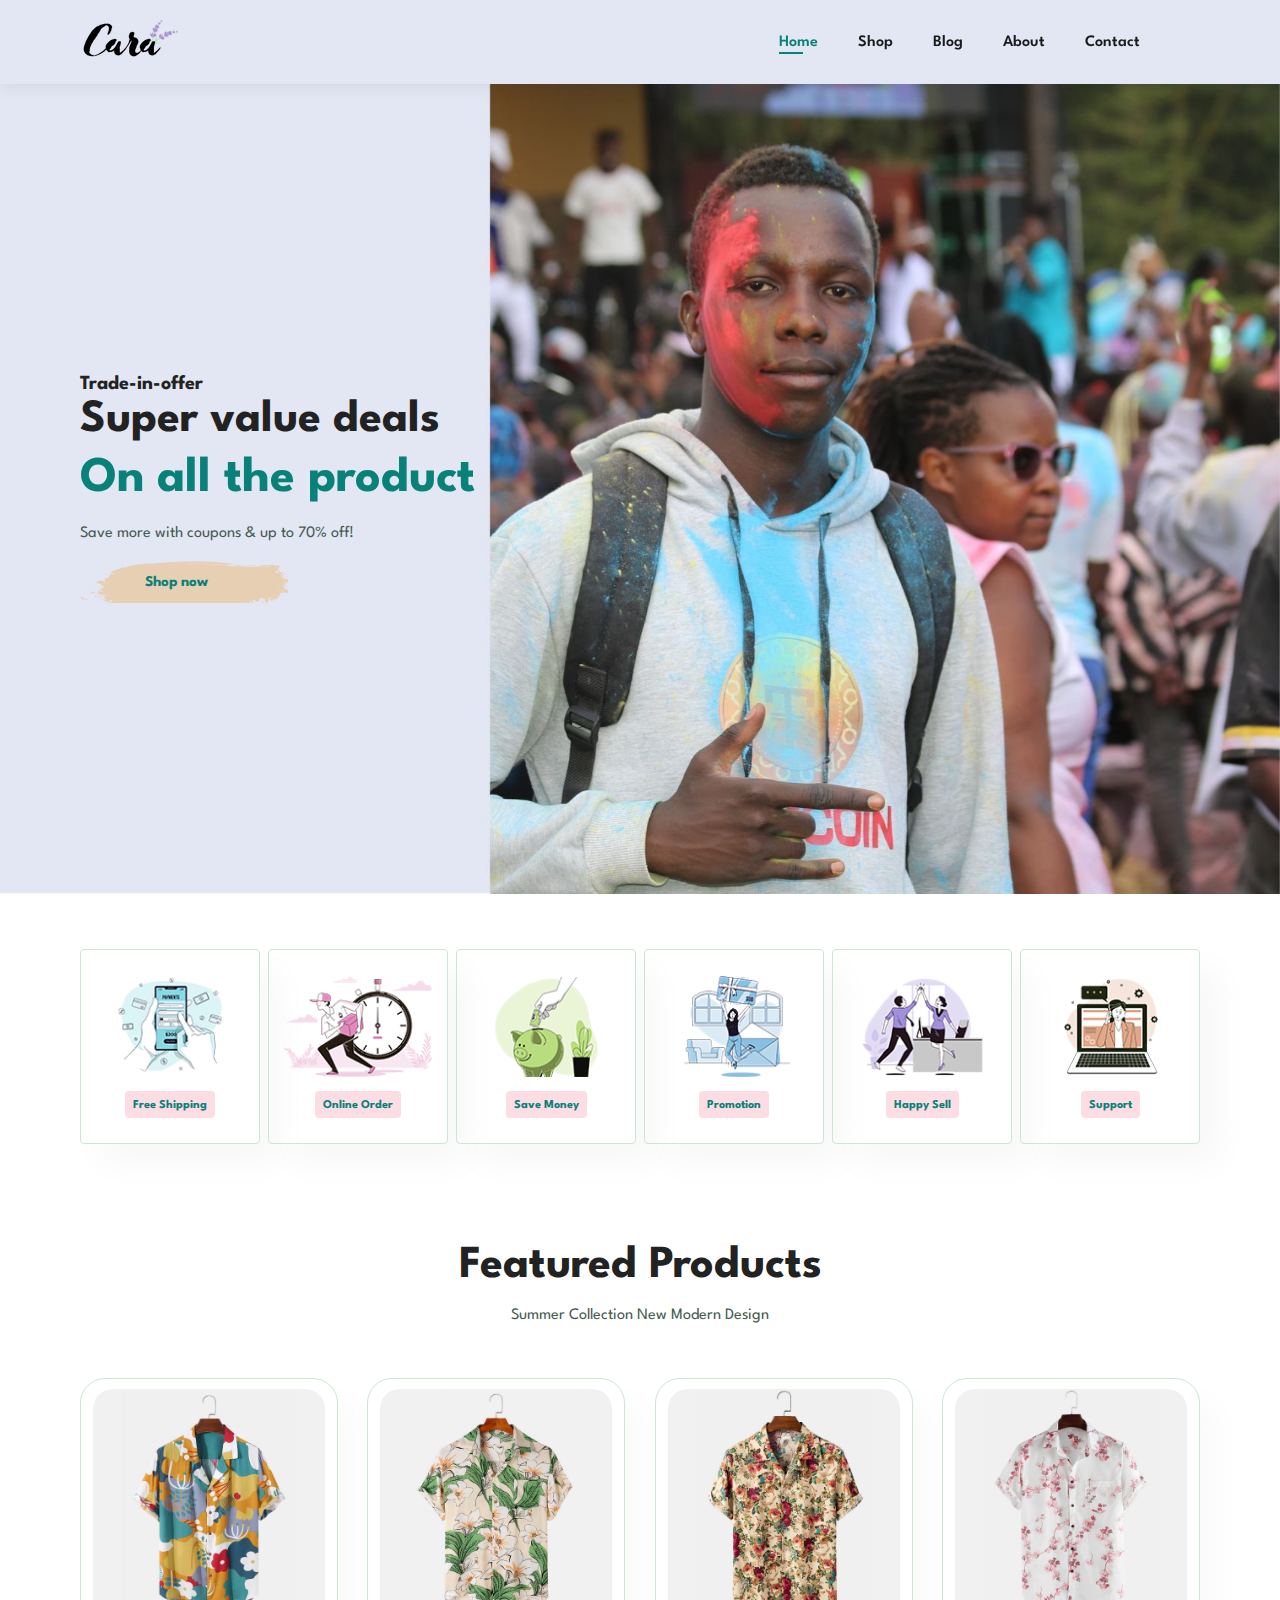
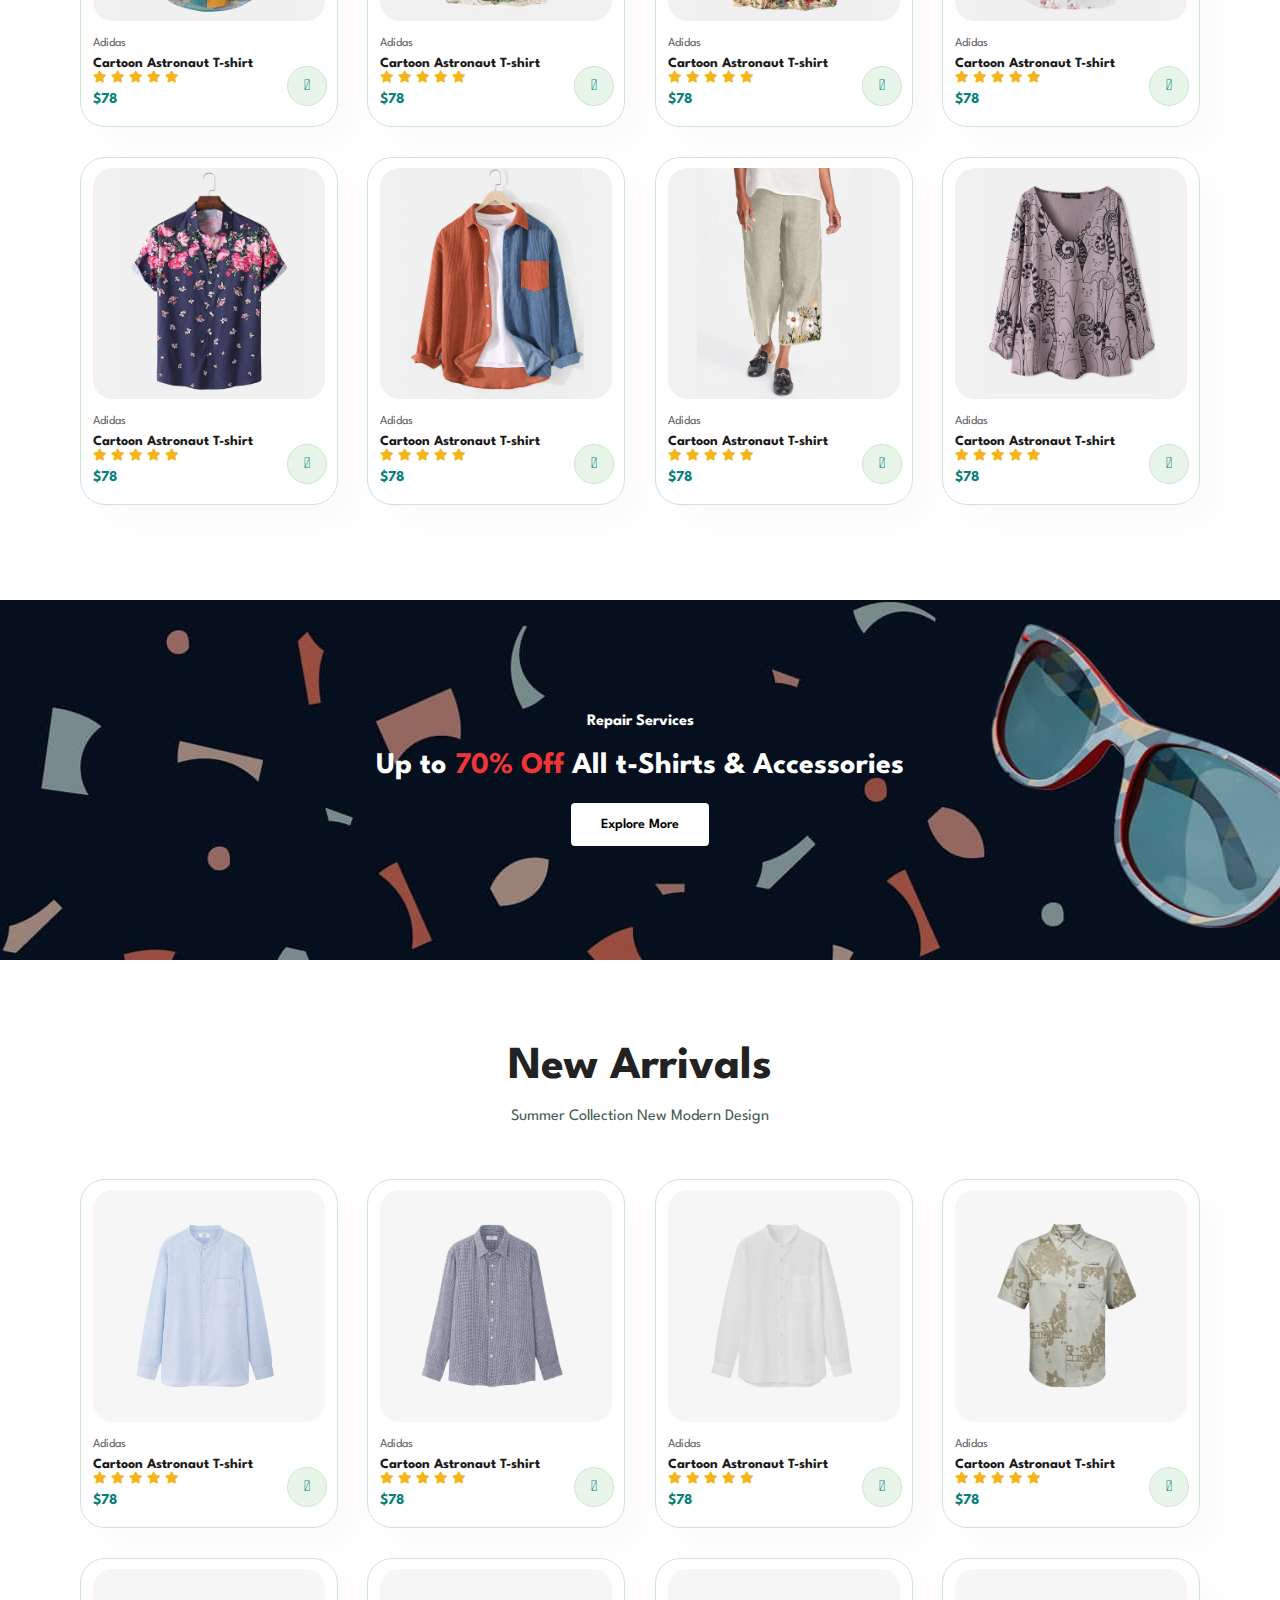
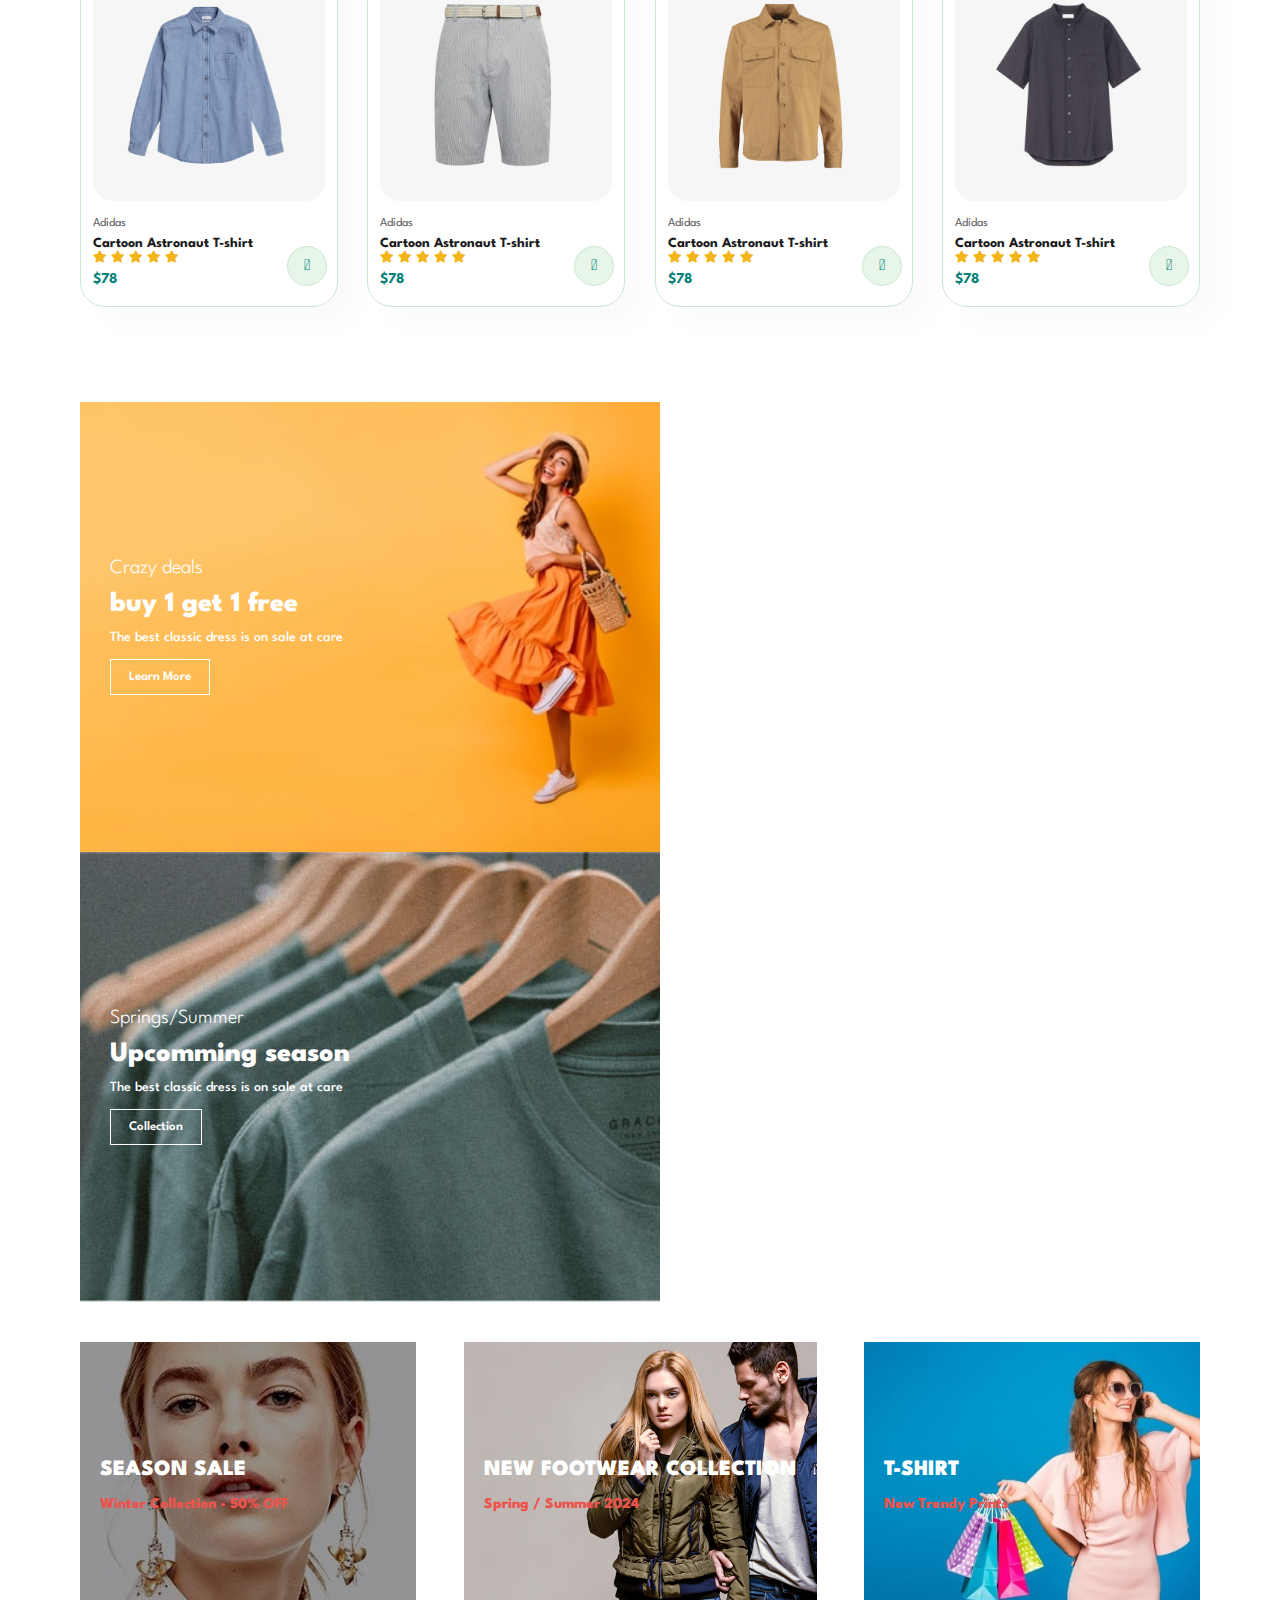
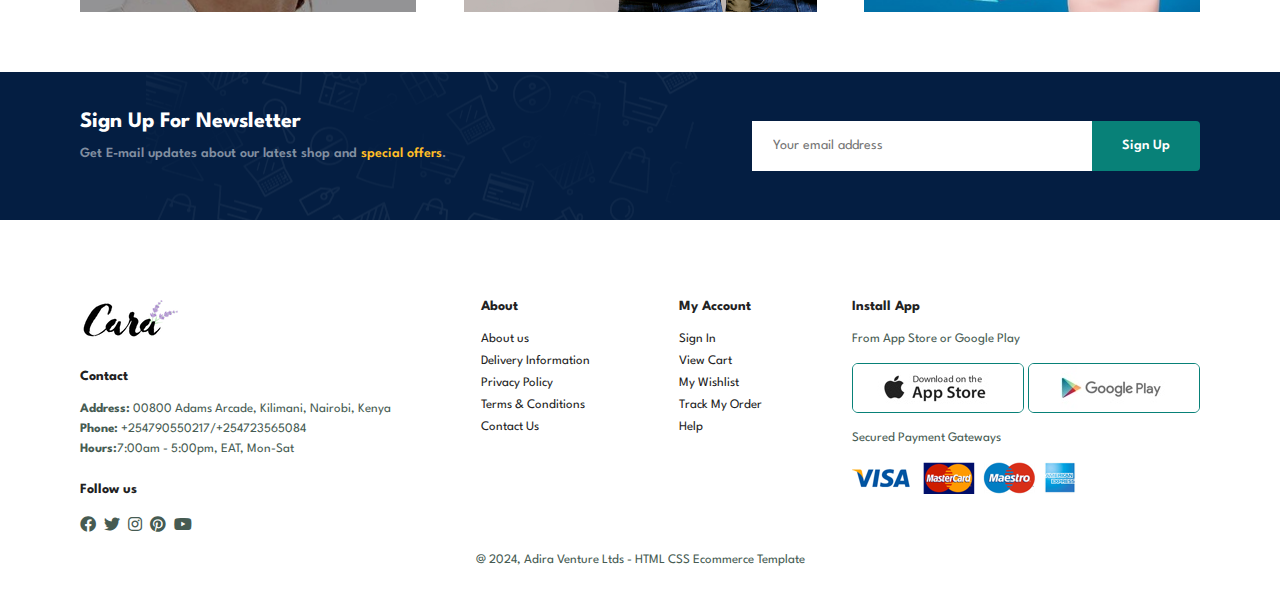
<file: index.html>
<!DOCTYPE html>
<html lang="en">
<head>
    <meta charset="UTF-8">
    <meta http-equiv="X-UA-Compatible" content="IE=edge">
    <meta name="viewport" content="width=device-width, initial-scale=1.0">
    <title>Adira Venture Ecommerce Website</title>
    <link rel="stylesheet" href="styles.css">
    <link rel="stylesheet" href="https://pro.fontawesome.com/releases/v5.10.0/css/all.css" />
</head>
<body>

    <section id="header">
        <a href="#"><img src="images/logo (4).png" class="logo" alt=""></a>

        <div>
            <ul id="navbar">
                <li><a class="active" href="index.html">Home</a></li>
                <li><a href="shop.html">Shop</a></li>
                <li><a href="blog.html">Blog</a></li>
                <li><a href="about.html">About</a></li>
                <li><a href="contact.html">Contact</a></li>
                <li id="lg-bag"><a href="cart.html"><i class="fa-solid fa-bag-shopping"></i></a></li>
                <a href="#" id="close"><i class="far fa-times"></i></a>
            </ul>
        </div>

        <!-- creating of Div -->
         <div id="mobile">
            <a href="cart.html"><i class="fa-solid fa-bag-shopping"></i></a>
            <i id="bar" class="fas fa-outdent">

            </i>
         </div>
    </section>

    <section id="hero">
        <h4>Trade-in-offer</h4>
        <h2>Super value deals</h2>
        <h1>On all the product</h1>
        <p>Save more with coupons & up to 70% off!</p>
        <button>Shop now</button>

    </section>

    <!-- Features -->

    <section id="feature" class="section-p1">
        <!-- first div -->
        <div class="fe-box">
            <img src="images/features/f1.png" alt="">
            <h6>Free Shipping</h6>
        </div>
        <!-- second div -->
        <div class="fe-box">
            <img src="images/features/f2.png" alt="">
            <h6>Online Order</h6>
        </div>
        <!-- third div -->
        <div class="fe-box">
            <img src="images/features/f3.png" alt="">
            <h6>Save Money</h6>
        </div>
        <!-- fourth div -->
        <div class="fe-box">
            <img src="images/features/f4.png" alt="">
            <h6>Promotion</h6>
        </div>
        <!-- fifth div  -->
        <div class="fe-box">
            <img src="images/features/f5.png" alt="">
            <h6>Happy Sell</h6>
        </div>
        <!-- six div -->
        <div class="fe-box">
            <img src="images/features/f6.png" alt="">
            <h6>Support</h6>
        </div>
    </section>

    <!-- Product -->

    <section id="product1" class="section-p1">
        <h2>Featured Products</h2>
        <p>Summer Collection New Modern Design</p>
        <div class="pro-container">
            <!-- one -->
            <div class="pro">
                <img src="images/products/f1.jpg" alt="">
                <div class="des">
                    <span>Adidas</span>
                    <h5>Cartoon Astronaut T-shirt</h5>
                    <div class="star">
                        <i class="fas fa-star"></i>
                        <i class="fas fa-star"></i>
                        <i class="fas fa-star"></i>
                        <i class="fas fa-star"></i>
                        <i class="fas fa-star"></i>
                    </div> 
                    <h4>$78</h4>
                </div>
                <a href="#"><i class="fal fa-shopping-cart cart"></i></a>
            </div>
            <!-- two -->
            <div class="pro">
                <img src="images/products/f2.jpg" alt="">
                <div class="des">
                    <span>Adidas</span>
                    <h5>Cartoon Astronaut T-shirt</h5>
                    <div class="star">
                        <i class="fas fa-star"></i>
                        <i class="fas fa-star"></i>
                        <i class="fas fa-star"></i>
                        <i class="fas fa-star"></i>
                        <i class="fas fa-star"></i>
                    </div> 
                    <h4>$78</h4>
                </div>
                <a href="#"><i class="fal fa-shopping-cart cart"></i></a>
            </div>
            <!-- three -->
            <div class="pro">
                <img src="images/products/f3.jpg" alt="">
                <div class="des">
                    <span>Adidas</span>
                    <h5>Cartoon Astronaut T-shirt</h5>
                    <div class="star">
                        <i class="fas fa-star"></i>
                        <i class="fas fa-star"></i>
                        <i class="fas fa-star"></i>
                        <i class="fas fa-star"></i>
                        <i class="fas fa-star"></i>
                    </div> 
                    <h4>$78</h4>
                </div>
                <a href="#"><i class="fal fa-shopping-cart cart"></i></a>
            </div>
            <!-- four -->
            <div class="pro">
                <img src="images/products/f4.jpg" alt="">
                <div class="des">
                    <span>Adidas</span>
                    <h5>Cartoon Astronaut T-shirt</h5>
                    <div class="star">
                        <i class="fas fa-star"></i>
                        <i class="fas fa-star"></i>
                        <i class="fas fa-star"></i>
                        <i class="fas fa-star"></i>
                        <i class="fas fa-star"></i>
                    </div> 
                    <h4>$78</h4>
                </div>
                <a href="#"><i class="fal fa-shopping-cart cart"></i></a>
            </div>
            <!-- five -->
            <div class="pro">
                <img src="images/products/f5.jpg" alt="">
                <div class="des">
                    <span>Adidas</span>
                    <h5>Cartoon Astronaut T-shirt</h5>
                    <div class="star">
                        <i class="fas fa-star"></i>
                        <i class="fas fa-star"></i>
                        <i class="fas fa-star"></i>
                        <i class="fas fa-star"></i>
                        <i class="fas fa-star"></i>
                    </div> 
                    <h4>$78</h4>
                </div>
                <a href="#"><i class="fal fa-shopping-cart cart"></i></a>
            </div>
            <!-- six -->
            <div class="pro">
                <img src="images/products/f6.jpg" alt="">
                <div class="des">
                    <span>Adidas</span>
                    <h5>Cartoon Astronaut T-shirt</h5>
                    <div class="star">
                        <i class="fas fa-star"></i>
                        <i class="fas fa-star"></i>
                        <i class="fas fa-star"></i>
                        <i class="fas fa-star"></i>
                        <i class="fas fa-star"></i>
                    </div> 
                    <h4>$78</h4>
                </div>
                <a href="#"><i class="fal fa-shopping-cart cart"></i></a>
            </div>
            <!-- seven -->
            <div class="pro">
                <img src="images/products/f7.jpg" alt="">
                <div class="des">
                    <span>Adidas</span>
                    <h5>Cartoon Astronaut T-shirt</h5>
                    <div class="star">
                        <i class="fas fa-star"></i>
                        <i class="fas fa-star"></i>
                        <i class="fas fa-star"></i>
                        <i class="fas fa-star"></i>
                        <i class="fas fa-star"></i>
                    </div> 
                    <h4>$78</h4>
                </div>
                <a href="#"><i class="fal fa-shopping-cart cart"></i></a>
            </div>
            <!-- eight -->
            <div class="pro">
                <img src="images/products/f8.jpg" alt="">
                <div class="des">
                    <span>Adidas</span>
                    <h5>Cartoon Astronaut T-shirt</h5>
                    <div class="star">
                        <i class="fas fa-star"></i>
                        <i class="fas fa-star"></i>
                        <i class="fas fa-star"></i>
                        <i class="fas fa-star"></i>
                        <i class="fas fa-star"></i>
                    </div> 
                    <h4>$78</h4>
                </div>
                <a href="#"><i class="fal fa-shopping-cart cart"></i></a>
            </div>
        </div>
    </section>

    <!-- Banner -->
    
    <section id="banner" class="section-m1">
        <h4>Repair Services</h4>
        <h2>Up to <span>70% Off</span> All t-Shirts & Accessories</h2>
        <button class="normal">Explore More</button>
    </section>

    <!-- New Arrival -->

    <section id="product1" class="section-p1">
        <h2>New Arrivals</h2>
        <p>Summer Collection New Modern Design</p>
        <div class="pro-container">
            <!-- one -->
            <div class="pro">
                <img src="images/products/n1.jpg" alt="">
                <div class="des">
                    <span>Adidas</span>
                    <h5>Cartoon Astronaut T-shirt</h5>
                    <div class="star">
                        <i class="fas fa-star"></i>
                        <i class="fas fa-star"></i>
                        <i class="fas fa-star"></i>
                        <i class="fas fa-star"></i>
                        <i class="fas fa-star"></i>
                    </div> 
                    <h4>$78</h4>
                </div>
                <a href="#"><i class="fal fa-shopping-cart cart"></i></a>
            </div>
            <!-- two -->
            <div class="pro">
                <img src="images/products/n2.jpg" alt="">
                <div class="des">
                    <span>Adidas</span>
                    <h5>Cartoon Astronaut T-shirt</h5>
                    <div class="star">
                        <i class="fas fa-star"></i>
                        <i class="fas fa-star"></i>
                        <i class="fas fa-star"></i>
                        <i class="fas fa-star"></i>
                        <i class="fas fa-star"></i>
                    </div> 
                    <h4>$78</h4>
                </div>
                <a href="#"><i class="fal fa-shopping-cart cart"></i></a>
            </div>
            <!-- three -->
            <div class="pro">
                <img src="images/products/n3.jpg" alt="">
                <div class="des">
                    <span>Adidas</span>
                    <h5>Cartoon Astronaut T-shirt</h5>
                    <div class="star">
                        <i class="fas fa-star"></i>
                        <i class="fas fa-star"></i>
                        <i class="fas fa-star"></i>
                        <i class="fas fa-star"></i>
                        <i class="fas fa-star"></i>
                    </div> 
                    <h4>$78</h4>
                </div>
                <a href="#"><i class="fal fa-shopping-cart cart"></i></a>
            </div>
            <!-- four -->
            <div class="pro">
                <img src="images/products/n4.jpg" alt="">
                <div class="des">
                    <span>Adidas</span>
                    <h5>Cartoon Astronaut T-shirt</h5>
                    <div class="star">
                        <i class="fas fa-star"></i>
                        <i class="fas fa-star"></i>
                        <i class="fas fa-star"></i>
                        <i class="fas fa-star"></i>
                        <i class="fas fa-star"></i>
                    </div> 
                    <h4>$78</h4>
                </div>
                <a href="#"><i class="fal fa-shopping-cart cart"></i></a>
            </div>
            <!-- five -->
            <div class="pro">
                <img src="images/products/n5.jpg" alt="">
                <div class="des">
                    <span>Adidas</span>
                    <h5>Cartoon Astronaut T-shirt</h5>
                    <div class="star">
                        <i class="fas fa-star"></i>
                        <i class="fas fa-star"></i>
                        <i class="fas fa-star"></i>
                        <i class="fas fa-star"></i>
                        <i class="fas fa-star"></i>
                    </div> 
                    <h4>$78</h4>
                </div>
                <a href="#"><i class="fal fa-shopping-cart cart"></i></a>
            </div>
            <!-- six -->
            <div class="pro">
                <img src="images/products/n6.jpg" alt="">
                <div class="des">
                    <span>Adidas</span>
                    <h5>Cartoon Astronaut T-shirt</h5>
                    <div class="star">
                        <i class="fas fa-star"></i>
                        <i class="fas fa-star"></i>
                        <i class="fas fa-star"></i>
                        <i class="fas fa-star"></i>
                        <i class="fas fa-star"></i>
                    </div> 
                    <h4>$78</h4>
                </div>
                <a href="#"><i class="fal fa-shopping-cart cart"></i></a>
            </div>
            <!-- seven -->
            <div class="pro">
                <img src="images/products/n7.jpg" alt="">
                <div class="des">
                    <span>Adidas</span>
                    <h5>Cartoon Astronaut T-shirt</h5>
                    <div class="star">
                        <i class="fas fa-star"></i>
                        <i class="fas fa-star"></i>
                        <i class="fas fa-star"></i>
                        <i class="fas fa-star"></i>
                        <i class="fas fa-star"></i>
                    </div> 
                    <h4>$78</h4>
                </div>
                <a href="#"><i class="fal fa-shopping-cart cart"></i></a>
            </div>
            <!-- eight -->
            <div class="pro">
                <img src="images/products/n8.jpg" alt="">
                <div class="des">
                    <span>Adidas</span>
                    <h5>Cartoon Astronaut T-shirt</h5>
                    <div class="star">
                        <i class="fas fa-star"></i>
                        <i class="fas fa-star"></i>
                        <i class="fas fa-star"></i>
                        <i class="fas fa-star"></i>
                        <i class="fas fa-star"></i>
                    </div> 
                    <h4>$78</h4>
                </div>
                <a href="#"><i class="fal fa-shopping-cart cart"></i></a>
            </div>
        </div>
    </section>

    <!-- Sm-banner -->
     <section id="sm-banner" class="section-p1">
        <!-- First banner -->
        <div class="banner-box">
            <h4>Crazy deals</h4>
            <h2>buy 1 get 1 free</h2>
            <span>The best classic dress is on sale at care</span>
            <button class="white">Learn More</button>
        </div>
        <!-- Second banner -->
        <div class="banner-box banner-box2">
            <h4>Springs/Summer</h4>
            <h2>Upcomming season</h2>
            <span>The best classic dress is on sale at care</span>
            <button class="white">Collection</button>
        </div>
     </section>
     <!-- banner3 -->
     <section id="banner3">
        <!-- first banner -->
        <div class="banner-box">
            <h2>SEASON SALE</h2>
            <h3>Winter Collection <span>- 50%</span> OFF</h3>
        </div>
        <!-- second banner -->
        <div class="banner-box banner-box2">
            <h2>NEW FOOTWEAR COLLECTION</h2>
            <h3>Spring / Summer 2024</h3>
        </div>
        <!-- third banner -->
        <div class="banner-box banner-box3">
            <h2>T-SHIRT</h2>
            <h3>New Trendy Prints</h3>
        </div>
     </section>
     <!-- Newsletter -->

     <section id="newsletter" class="section-p1 section-m1">
        <div class="newsletter">
            <h4>Sign Up For Newsletter</h4>
            <p>Get E-mail updates about our latest shop and  <span>special offers</span>.</p>
        </div>
        <div class="form">
            <input type="text" placeholder="Your email address">
            <button class="normal">Sign Up</button>
        </div>
     </section>

     <!-- footer -->
      <footer class="section-p1">
        <div class="col">
            <img class="logo" src="images/logo (4).png" alt="">
            <h4>Contact</h4>
            <p><strong>Address:</strong> 00800 Adams Arcade, Kilimani, Nairobi, Kenya</p>
            <p><strong>Phone:</strong> +254790550217/+254723565084</p>
            <p><strong>Hours:</strong>7:00am - 5:00pm, EAT, Mon-Sat</p>
            <div class="follow">
                <h4>Follow us</h4>
                <div class="icons">
                    <i class="fab fa-facebook"></i>
                    <i class="fab fa-twitter"></i>
                    <i class="fab fa-instagram"></i>
                    <i class="fab fa-pinterest"></i>
                    <i class="fab fa-youtube" ></i>
                </div>
            </div>
        </div>
        <!-- First Col -->
        <div class="col">
            <h4>About</h4>
            <a href="#">About us</a>
            <a href="#">Delivery Information</a>
            <a href="#">Privacy Policy</a>
            <a href="#">Terms & Conditions</a>
            <a href="#">Contact Us</a>
        </div>
        <!-- Second Col -->
        <div class="col">
            <h4>My Account</h4>
            <a href="#">Sign In</a>
            <a href="#">View Cart</a>
            <a href="#">My Wishlist</a>
            <a href="#">Track My Order</a>
            <a href="#">Help</a>
        </div>
        <!-- Third col install  -->
        <div class="col install">
            <h4>Install App</h4>
            <p>From App Store or Google Play</p>
            <div class="row">
                <img src="images/pay/app.jpg" alt="">
                <img src="images/pay/play.jpg" alt="">
            </div>
            <p>Secured Payment Gateways</p>
            <img src="images/pay/pay.png" alt="">
        </div>

        <div class="copyright">
            <p>@ 2024, Adira Venture Ltds - HTML CSS Ecommerce Template</p>
        </div>
      </footer>

    <script src="scripts.js"></script>
</body>
</html>
</file>
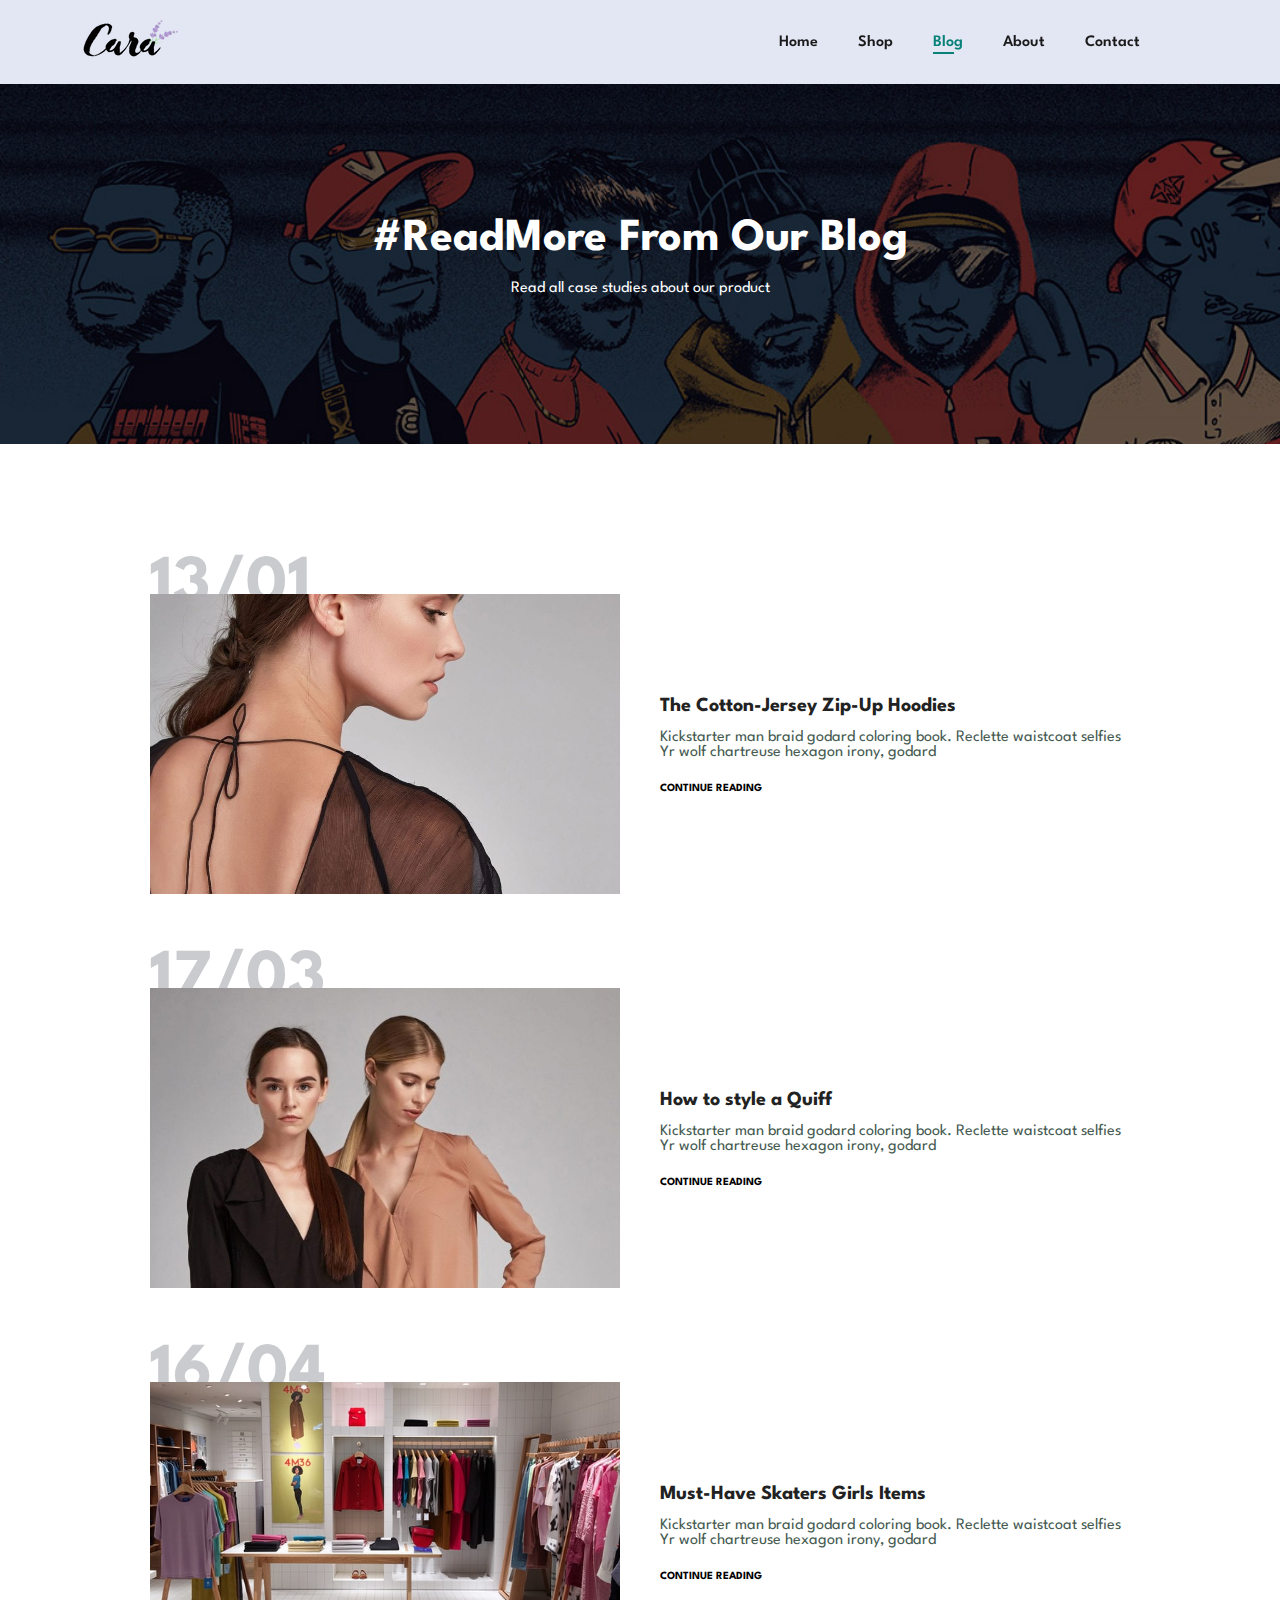
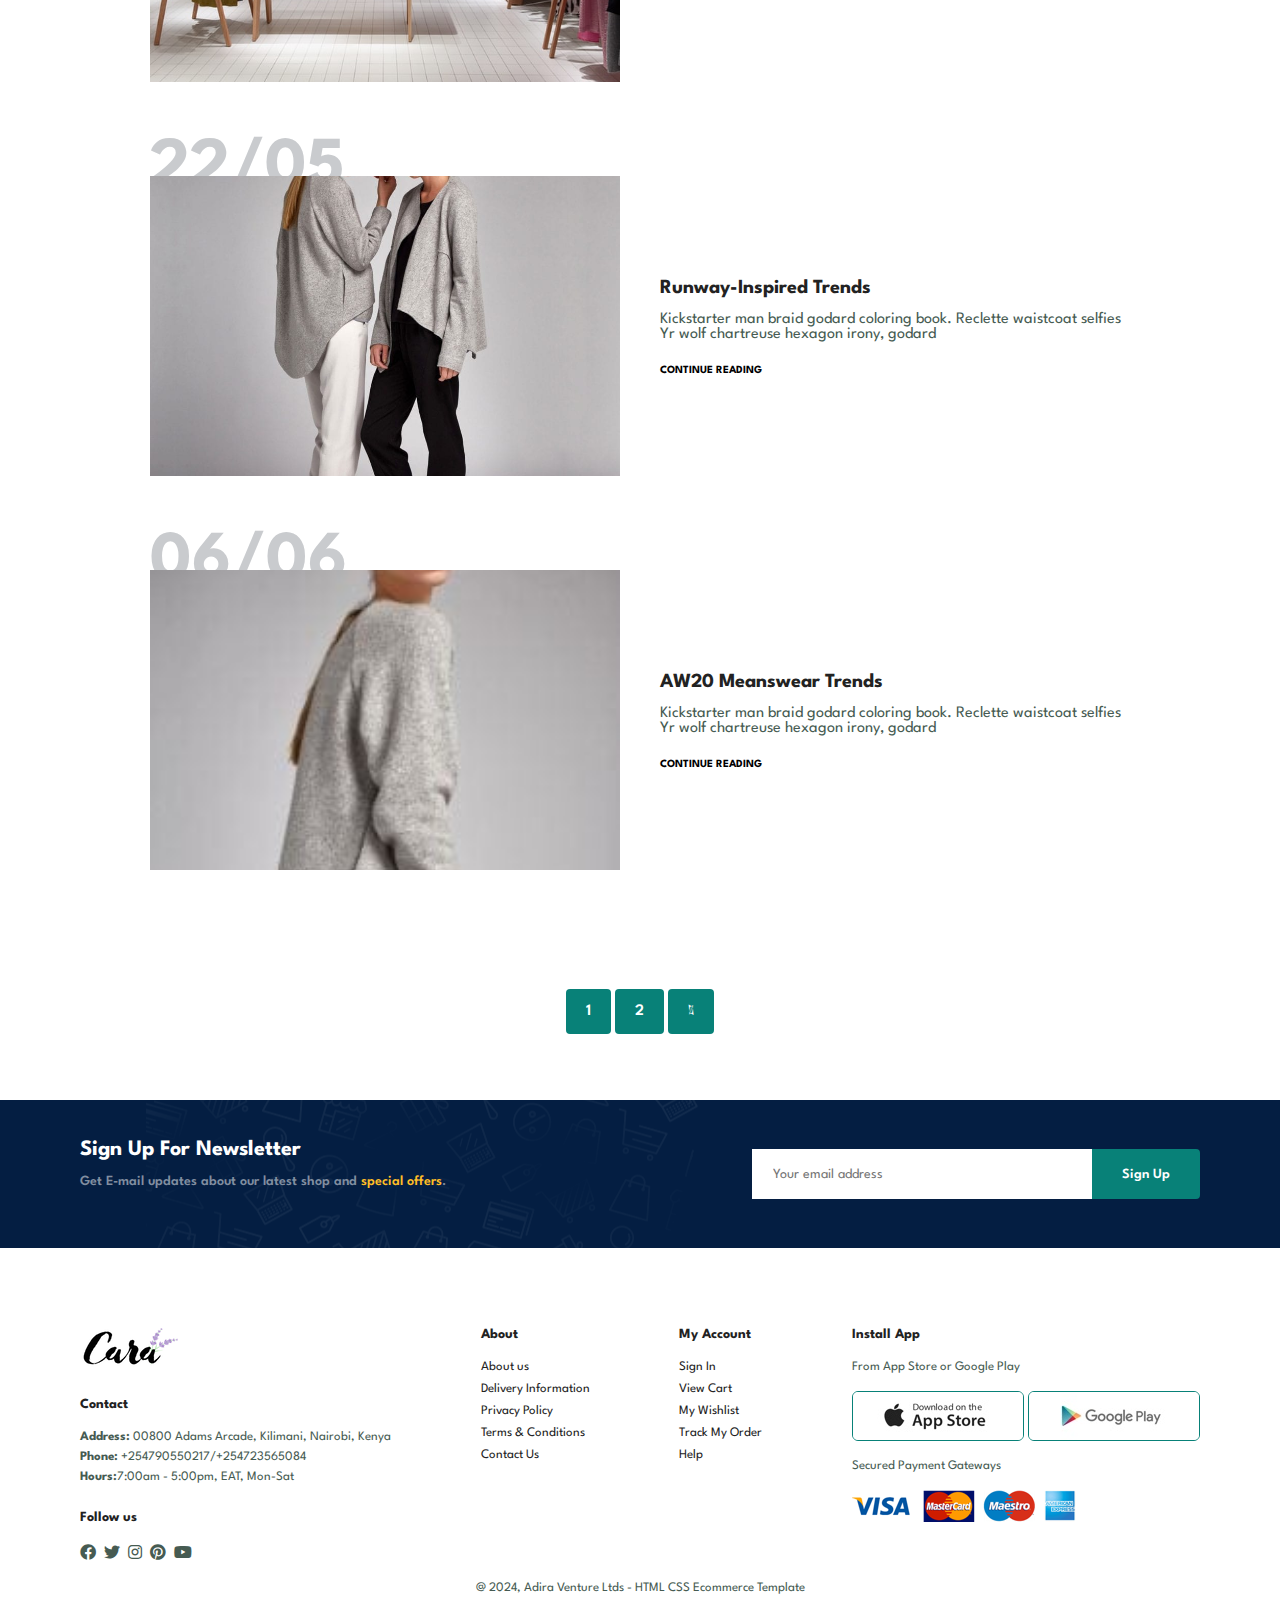
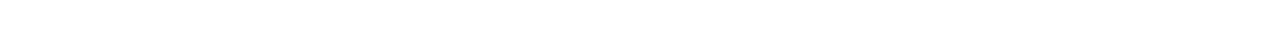
<file: blog.html>
<!DOCTYPE html>
<html lang="en">
<head>
    <meta charset="UTF-8">
    <meta http-equiv="X-UA-Compatible" content="IE=edge">
    <meta name="viewport" content="width=device-width, initial-scale=1.0">
    <title>Adira Venture Ecommerce Website</title>
    <link rel="stylesheet" href="styles.css">
    <link rel="stylesheet" href="https://pro.fontawesome.com/releases/v5.10.0/css/all.css" />
</head>
<body>

    <section id="header">
        <a href="#"><img src="images/logo (4).png" class="logo" alt=""></a>

        <div>
            <ul id="navbar">
                <li><a href="index.html">Home</a></li>
                <li><a  href="shop.html">Shop</a></li>
                <li><a class="active" href="blog.html">Blog</a></li>
                <li><a href="about.html">About</a></li>
                <li><a href="contact.html">Contact</a></li>
                <li id="lg-bag"><a href="cart.html"><i class="fa-solid fa-bag-shopping"></i></a></li>
                <a href="#" id="close"><i class="far fa-times"></i></a>
            </ul>
        </div>

        <!-- creating of Div -->
         <div id="mobile">
            <a href="cart.html"><i class="fa-solid fa-bag-shopping"></i></a>
            <i id="bar" class="fas fa-outdent">

            </i>
         </div>
    </section>

    <section id="page-header" class="blog-header">
        <h2>#ReadMore From Our Blog</h2>
        <p>Read all case studies about our product</p>
    </section>

    <section id="blog">
        <!-- first blog -->
        <div class="blog-box">
            <div class="blog-img">
                <img src="images/blog/b1.jpg" alt="">
            </div>
            <div class="blog-details">
                <h4>The Cotton-Jersey Zip-Up Hoodies</h4>
                <p>Kickstarter man braid godard coloring book. Reclette waistcoat selfies Yr
                    wolf chartreuse hexagon irony, godard</p>
                    <a href="#">CONTINUE READING</a>
            </div>
            <h1>13/01</h1>
        </div>
        <!-- second blog -->
        <div class="blog-box">
            <div class="blog-img">
                <img src="images/blog/b2.jpg" alt="">
            </div>
            <div class="blog-details">
                <h4>How to style a Quiff</h4>
                <p>Kickstarter man braid godard coloring book. Reclette waistcoat selfies Yr
                    wolf chartreuse hexagon irony, godard</p>
                    <a href="#">CONTINUE READING</a>
            </div>
            <h1>17/03</h1>
        </div>
        <!-- third blog -->
        <div class="blog-box">
            <div class="blog-img">
                <img src="images/blog/b3.jpg" alt="">
            </div>
            <div class="blog-details">
                <h4>Must-Have Skaters Girls Items</h4>
                <p>Kickstarter man braid godard coloring book. Reclette waistcoat selfies Yr
                    wolf chartreuse hexagon irony, godard</p>
                    <a href="#">CONTINUE READING</a>
            </div>
            <h1>16/04</h1>
        </div>
        <!-- fourth blog -->
        <div class="blog-box">
            <div class="blog-img">
                <img src="images/blog/b4.jpg" alt="">
            </div>
            <div class="blog-details">
                <h4>Runway-Inspired Trends</h4>
                <p>Kickstarter man braid godard coloring book. Reclette waistcoat selfies Yr
                    wolf chartreuse hexagon irony, godard</p>
                    <a href="#">CONTINUE READING</a>
            </div>
            <h1>22/05</h1>
        </div>
        <!--fifth blog  -->
        <div class="blog-box">
            <div class="blog-img">
                <img src="images/blog/b5.jpg" alt="">
            </div>
            <div class="blog-details">
                <h4>AW20 Meanswear Trends</h4>
                <p>Kickstarter man braid godard coloring book. Reclette waistcoat selfies Yr
                    wolf chartreuse hexagon irony, godard</p>
                    <a href="#">CONTINUE READING</a>
            </div>
            <h1>06/06</h1>
        </div>
    </section>


    <!-- New Section -->
    <section id="pagination" class="section-p1">
        <a href="#">1</a>
        <a href="#">2</a>
        <a href="#"><i class="fal fa-long-arrow-alt-right"></i></a>
    </section>

     <!-- Newsletter -->

     <section id="newsletter" class="section-p1 section-m1">
        <div class="newsletter">
            <h4>Sign Up For Newsletter</h4>
            <p>Get E-mail updates about our latest shop and  <span>special offers</span>.</p>
        </div>
        <div class="form">
            <input type="text" placeholder="Your email address">
            <button class="normal">Sign Up</button>
        </div>
     </section>

     <!-- footer -->
      <footer class="section-p1">
        <div class="col">
            <img class="logo" src="images/logo (4).png" alt="">
            <h4>Contact</h4>
            <p><strong>Address:</strong> 00800 Adams Arcade, Kilimani, Nairobi, Kenya</p>
            <p><strong>Phone:</strong> +254790550217/+254723565084</p>
            <p><strong>Hours:</strong>7:00am - 5:00pm, EAT, Mon-Sat</p>
            <div class="follow">
                <h4>Follow us</h4>
                <div class="icons">
                    <i class="fab fa-facebook"></i>
                    <i class="fab fa-twitter"></i>
                    <i class="fab fa-instagram"></i>
                    <i class="fab fa-pinterest"></i>
                    <i class="fab fa-youtube" ></i>
                </div>
            </div>
        </div>
        <!-- First Col -->
        <div class="col">
            <h4>About</h4>
            <a href="#">About us</a>
            <a href="#">Delivery Information</a>
            <a href="#">Privacy Policy</a>
            <a href="#">Terms & Conditions</a>
            <a href="#">Contact Us</a>
        </div>
        <!-- Second Col -->
        <div class="col">
            <h4>My Account</h4>
            <a href="#">Sign In</a>
            <a href="#">View Cart</a>
            <a href="#">My Wishlist</a>
            <a href="#">Track My Order</a>
            <a href="#">Help</a>
        </div>
        <!-- Third col install  -->
        <div class="col install">
            <h4>Install App</h4>
            <p>From App Store or Google Play</p>
            <div class="row">
                <img src="images/pay/app.jpg" alt="">
                <img src="images/pay/play.jpg" alt="">
            </div>
            <p>Secured Payment Gateways</p>
            <img src="images/pay/pay.png" alt="">
        </div>

        <div class="copyright">
            <p>@ 2024, Adira Venture Ltds - HTML CSS Ecommerce Template</p>
        </div>
      </footer>

    <script src="scripts.js"></script>
</body>
</html>
</file>
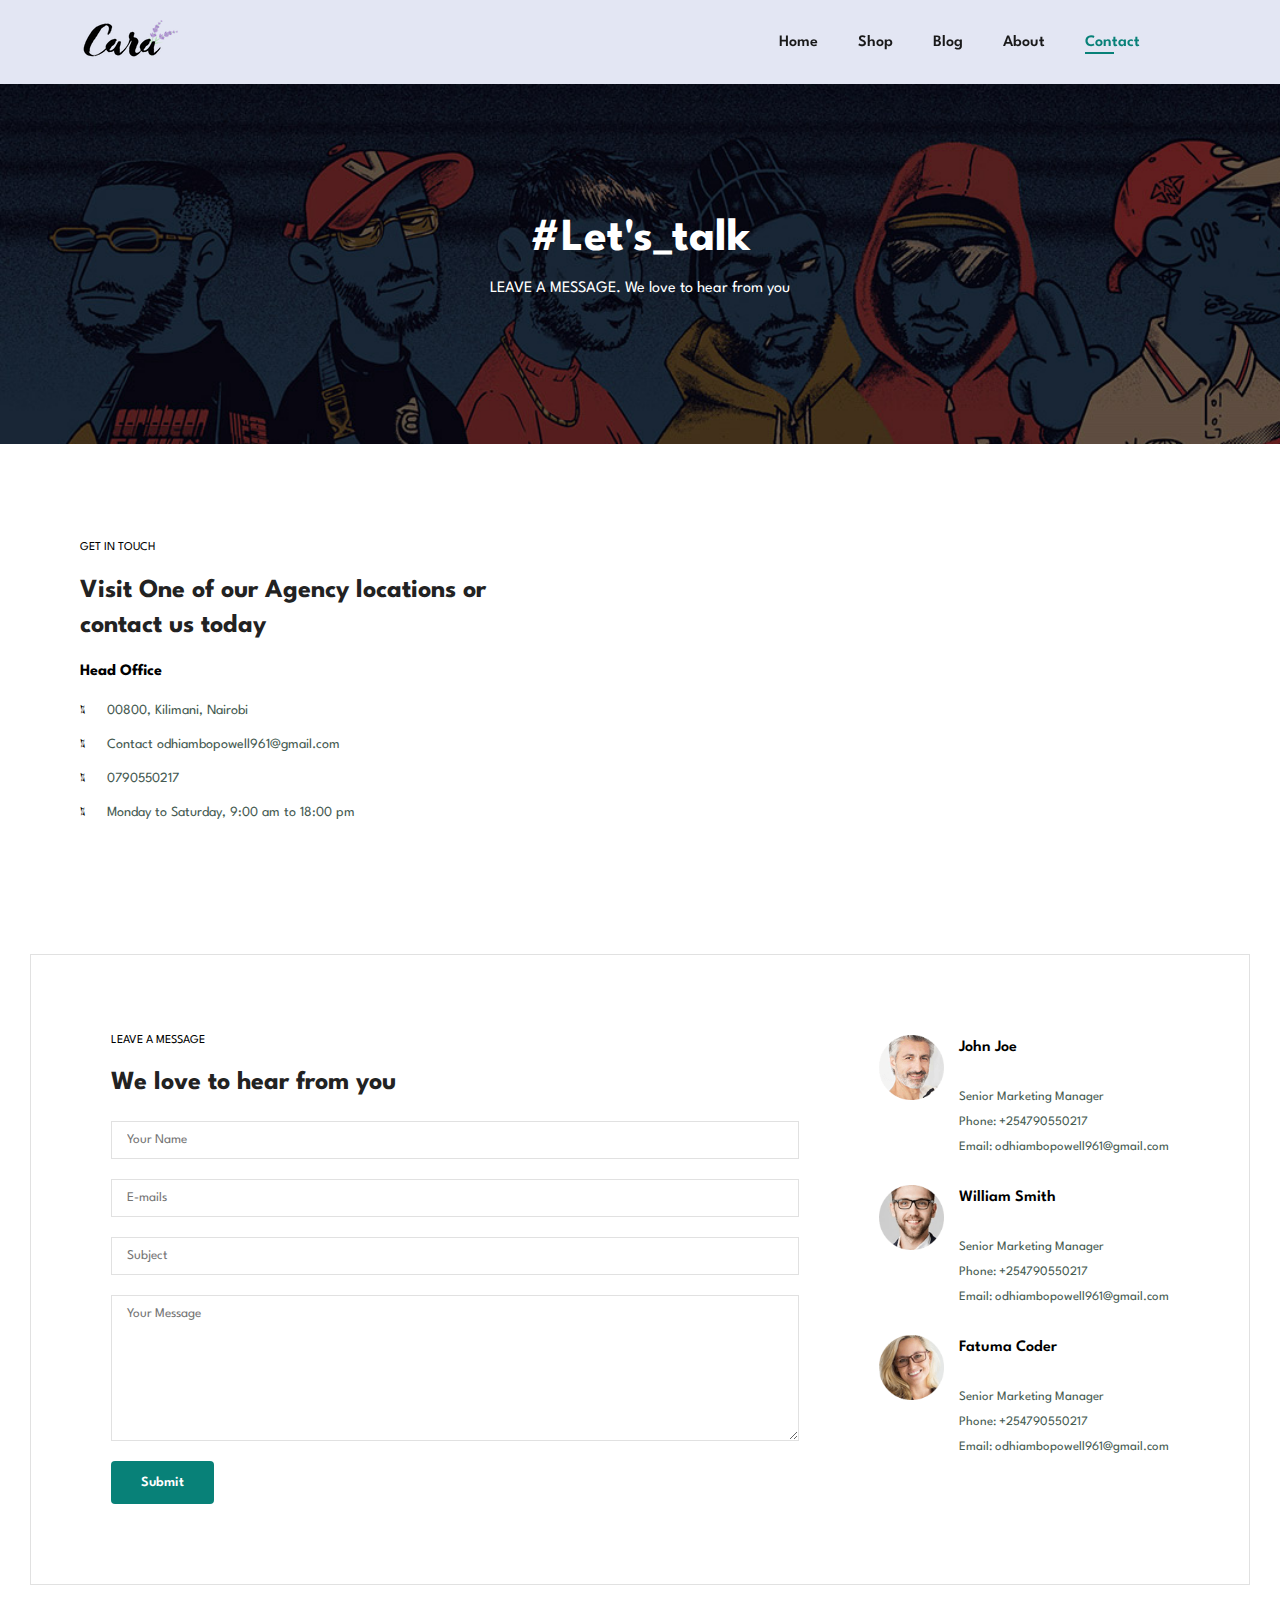
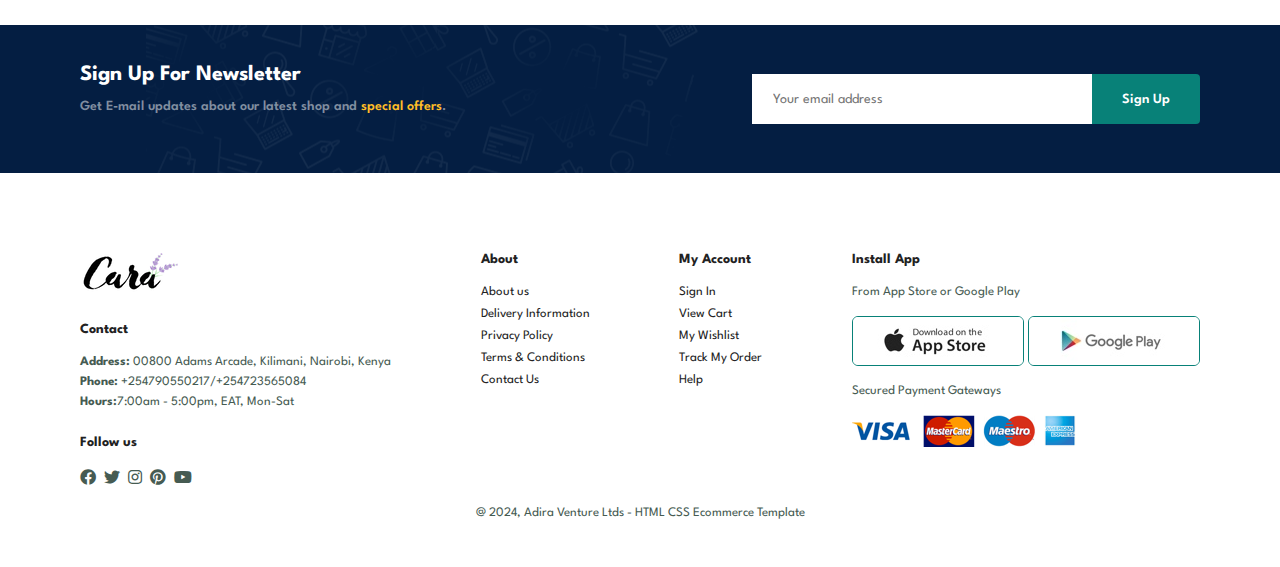
<file: contact.html>
<!DOCTYPE html>
<html lang="en">
<head>
    <meta charset="UTF-8">
    <meta http-equiv="X-UA-Compatible" content="IE=edge">
    <meta name="viewport" content="width=device-width, initial-scale=1.0">
    <title>Adira Venture Ecommerce Website</title>
    <link rel="stylesheet" href="styles.css">
    <link rel="stylesheet" href="https://pro.fontawesome.com/releases/v5.10.0/css/all.css" />
</head>
<body>

    <section id="header">
        <a href="#"><img src="images/logo (4).png" class="logo" alt=""></a>

        <div>
            <ul id="navbar">
                <li><a href="index.html">Home</a></li>
                <li><a  href="shop.html">Shop</a></li>
                <li><a  href="blog.html">Blog</a></li>
                <li><a  href="about.html">About</a></li>
                <li><a class="active" href="contact.html">Contact</a></li>
                <li id="lg-bag"><a href="cart.html"><i class="fa-solid fa-bag-shopping"></i></a></li>
                <a href="#" id="close"><i class="far fa-times"></i></a>
            </ul>
        </div>

        <!-- creating of Div -->
         <div id="mobile">
            <a href="cart.html"><i class="fa-solid fa-bag-shopping"></i></a>
            <i id="bar" class="fas fa-outdent">

            </i>
         </div>
    </section>

    <!-- About header-->

    <section id="page-header" class="about-header">
        <h2>#Let's_talk</h2>
        <p>LEAVE A MESSAGE. We love to hear from you</p>
    </section>

    <!-- Contact Message -->
     <section id="contact-details" class="section-p1">
        <div class="details">
            <span>GET IN TOUCH</span>
            <h2>Visit One of our Agency locations or contact us today</h2>
            <h3>Head Office</h3>
            <div>
                <!-- One -->
                <li>
                    <i class="fal fa-map"></i>
                    <p>00800, Kilimani, Nairobi</p>
                </li>
                <!-- Two -->
                <li>
                    <i class="fal fa-envelope"></i>
                    <p>Contact odhiambopowell961@gmail.com</p>
                </li>
                <!-- Three -->
                <li>
                    <i class="fal fa-phone-alt"></i>
                    <p>0790550217</p>
                </li>
                <!-- Four -->
                <li>
                    <i class="fal fa-clock"></i>
                    <p>Monday to Saturday, 9:00 am to 18:00 pm </p>
                </li>
            </div>
        </div>

        <!-- Second Div -->
         <div class="map">
            <!-- Kilimani map -->
            <iframe src="https://www.google.com/maps/embed?pb=!1m18!1m12!1m3!1d31910.512856424386!2d36.797299499999994!3d-1.2855328!2m3!1f0!2f0!3f0!3m2!1i1024!2i768!4f13.1!3m3!1m2!1s0x182f1a0dfd90fa55%3A0x37f5057a6f21bc7c!2sKilimani%2C%20Nairobi!5e0!3m2!1ssw!2ske!4v1722927140876!5m2!1ssw!2ske" width="600" height="450" style="border:0;" allowfullscreen="" loading="lazy" referrerpolicy="no-referrer-when-downgrade"></iframe>

         </div>
     </section>

     <!-- Form -->

     <section id="form-details">
        <form action="">
            <span>LEAVE A MESSAGE</span>
            <h2>We love to hear from you</h2>
            <input type="text" placeholder="Your Name">
            <input type="text" placeholder="E-mails">
            <input type="text" placeholder="Subject">
            <textarea name="" id="" cols="30" rows="10" placeholder="Your Message"></textarea>
            <button class="normal">Submit</button>
        </form>

        <!-- div dealing -->

        <div class="people">
            <div>
                <!-- One -->
                <img src="images/people/1.png" alt="">
                <p><span>John Joe</span> <br> Senior Marketing Manager <br>
                Phone: +254790550217 <br>
                Email: odhiambopowell961@gmail.com</p>
            </div>
            <div>
                <!-- Two -->
                <img src="images/people/2.png" alt="">
                <p><span>William Smith</span> <br> Senior Marketing Manager <br>
                Phone: +254790550217 <br>
                Email: odhiambopowell961@gmail.com</p>
            </div>

            <div>
                <!-- Three -->
                <img src="images/people/3.png" alt="">
                <p><span>Fatuma Coder</span> <br> Senior Marketing Manager <br>
                Phone: +254790550217 <br>
                Email: odhiambopowell961@gmail.com</p>
            </div>
        </div>
     </section>

    <!-- Newletter -->
    <section id="newsletter" class="section-p1 section-m1">
        <div class="newsletter">
            <h4>Sign Up For Newsletter</h4>
            <p>Get E-mail updates about our latest shop and  <span>special offers</span>.</p>
        </div>
        <div class="form">
            <input type="text" placeholder="Your email address">
            <button class="normal">Sign Up</button>
        </div>
     </section>
     
     <!-- footer -->
      <footer class="section-p1">
        <div class="col">
            <img class="logo" src="images/logo (4).png" alt="">
            <h4>Contact</h4>
            <p><strong>Address:</strong> 00800 Adams Arcade, Kilimani, Nairobi, Kenya</p>
            <p><strong>Phone:</strong> +254790550217/+254723565084</p>
            <p><strong>Hours:</strong>7:00am - 5:00pm, EAT, Mon-Sat</p>
            <div class="follow">
                <h4>Follow us</h4>
                <div class="icons">
                    <i class="fab fa-facebook"></i>
                    <i class="fab fa-twitter"></i>
                    <i class="fab fa-instagram"></i>
                    <i class="fab fa-pinterest"></i>
                    <i class="fab fa-youtube" ></i>
                </div>
            </div>
        </div>
        <!-- First Col -->
        <div class="col">
            <h4>About</h4>
            <a href="#">About us</a>
            <a href="#">Delivery Information</a>
            <a href="#">Privacy Policy</a>
            <a href="#">Terms & Conditions</a>
            <a href="#">Contact Us</a>
        </div>
        <!-- Second Col -->
        <div class="col">
            <h4>My Account</h4>
            <a href="#">Sign In</a>
            <a href="#">View Cart</a>
            <a href="#">My Wishlist</a>
            <a href="#">Track My Order</a>
            <a href="#">Help</a>
        </div>
        <!-- Third col install  -->
        <div class="col install">
            <h4>Install App</h4>
            <p>From App Store or Google Play</p>
            <div class="row">
                <img src="images/pay/app.jpg" alt="">
                <img src="images/pay/play.jpg" alt="">
            </div>
            <p>Secured Payment Gateways</p>
            <img src="images/pay/pay.png" alt="">
        </div>

        <div class="copyright">
            <p>@ 2024, Adira Venture Ltds - HTML CSS Ecommerce Template</p>
        </div>
      </footer>

    <script src="scripts.js"></script>
</body>
</html>
</file>
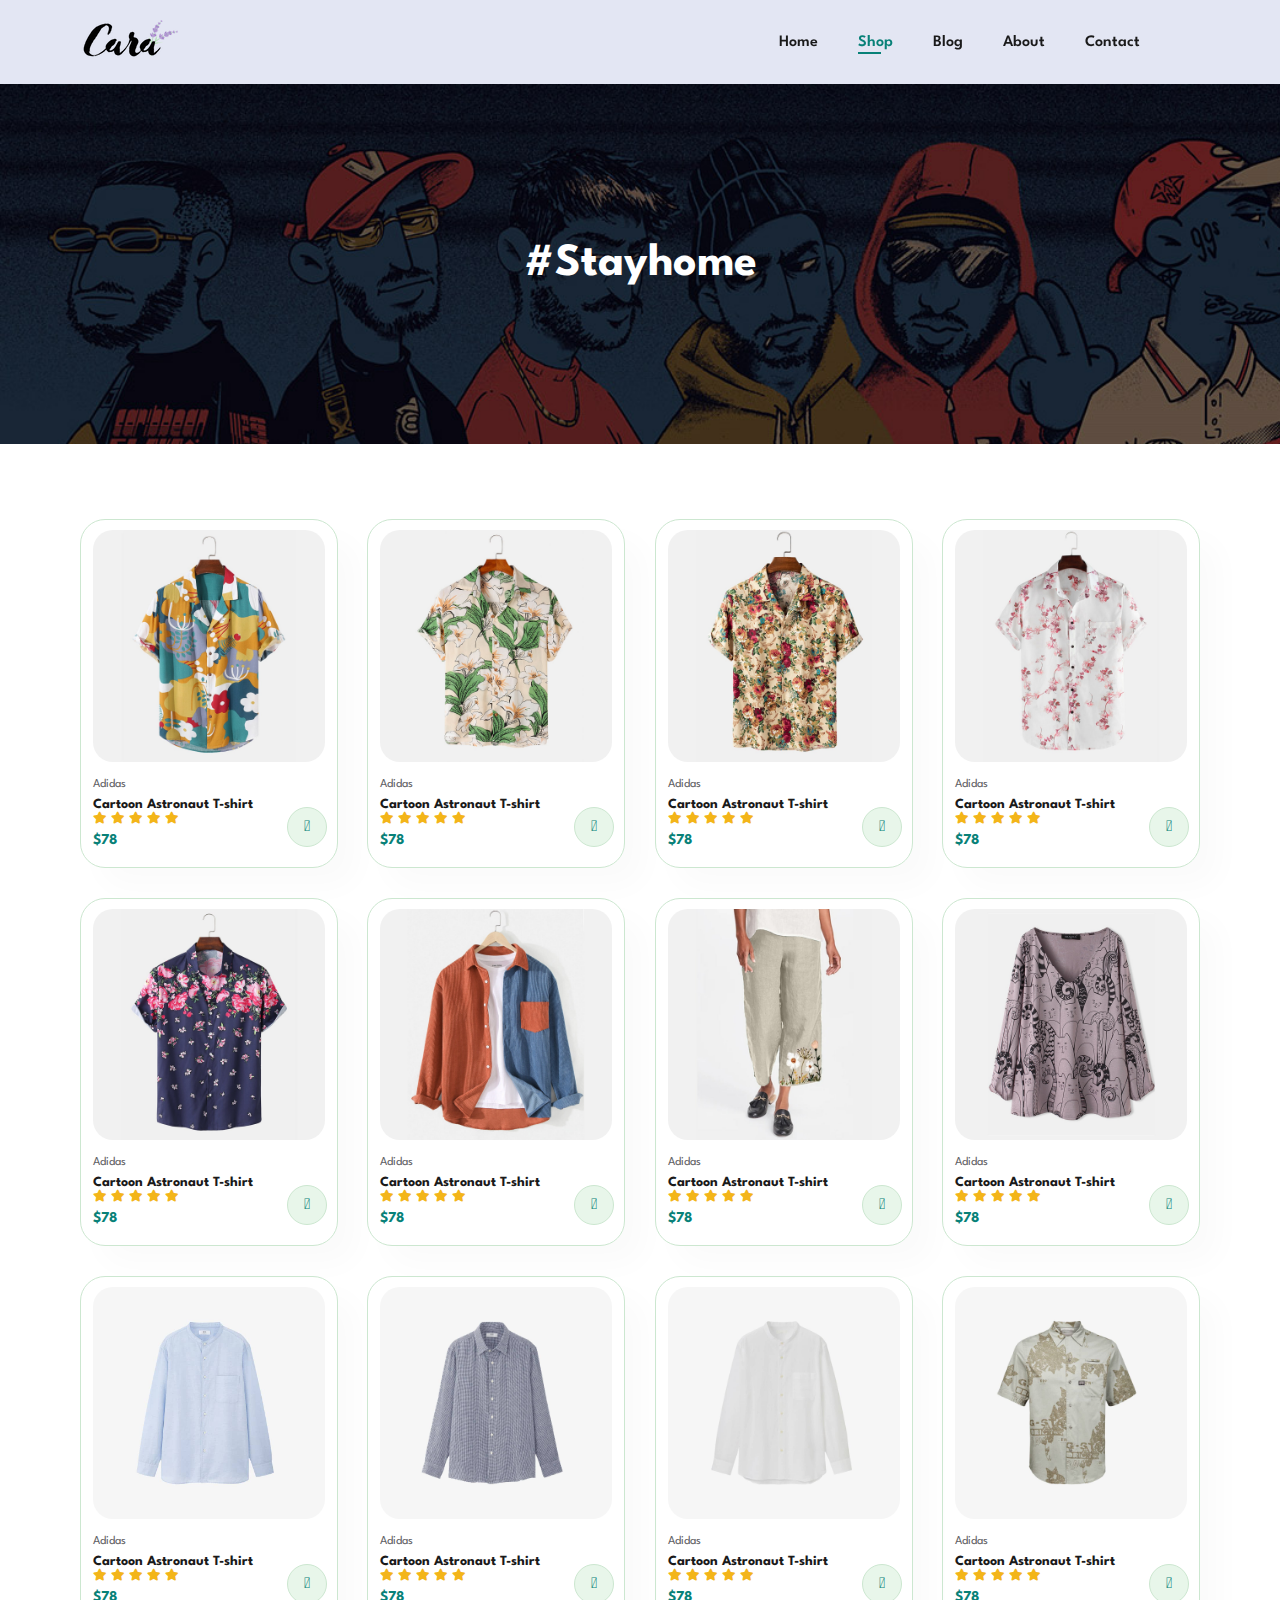
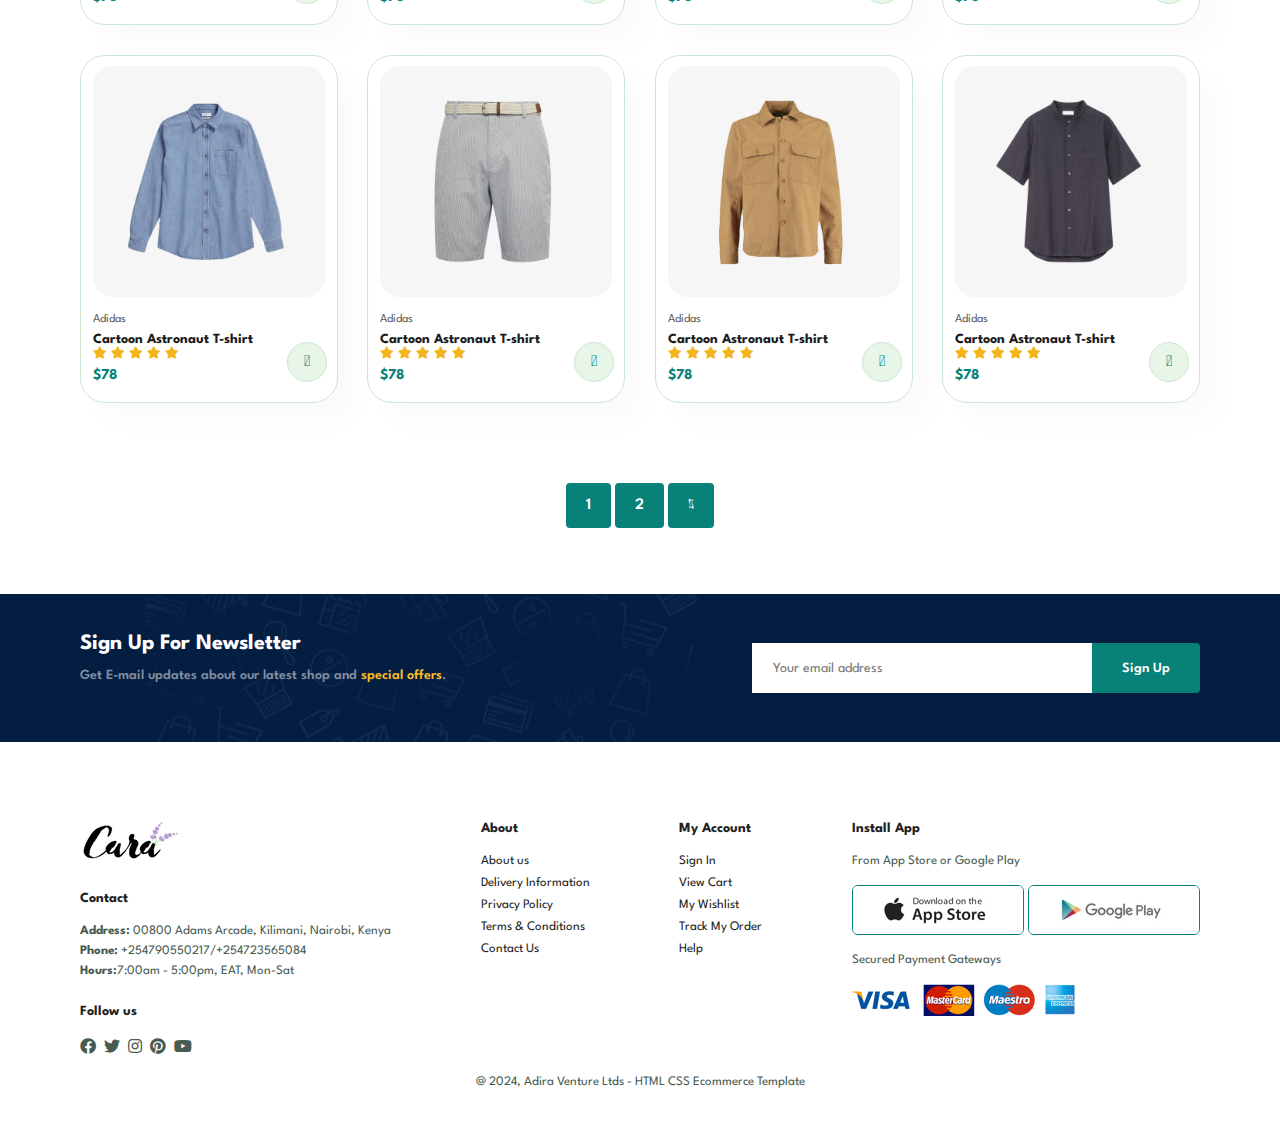
<file: shop.html>
<!DOCTYPE html>
<html lang="en">
<head>
    <meta charset="UTF-8">
    <meta http-equiv="X-UA-Compatible" content="IE=edge">
    <meta name="viewport" content="width=device-width, initial-scale=1.0">
    <title>Adira Venture Ecommerce Website</title>
    <link rel="stylesheet" href="styles.css">
    <link rel="stylesheet" href="https://pro.fontawesome.com/releases/v5.10.0/css/all.css" />
</head>
<body>

    <section id="header">
        <a href="#"><img src="images/logo (4).png" class="logo" alt=""></a>

        <div>
            <ul id="navbar">
                <li><a href="index.html">Home</a></li>
                <li><a class="active" href="shop.html">Shop</a></li>
                <li><a href="blog.html">Blog</a></li>
                <li><a href="about.html">About</a></li>
                <li><a href="contact.html">Contact</a></li>
                <li id="lg-bag"><a href="cart.html"><i class="fa-solid fa-bag-shopping"></i></a></li>
                <a href="#" id="close"><i class="far fa-times"></i></a>
            </ul>
        </div>

        <!-- creating of Div -->
         <div id="mobile">
            <a href="cart.html"><i class="fa-solid fa-bag-shopping"></i></a>
            <i id="bar" class="fas fa-outdent">

            </i>
         </div>
    </section>

    <section id="page-header">
        <h2>#Stayhome</h2>

    </section>


    <!-- Product -->

    <section id="product1" class="section-p1">
        <!-- first div -->
        <div class="pro-container">
            <!-- one -->
            <div class="pro" onclick="window.location.href='sproduct.html';">
                <img src="images/products/f1.jpg" alt="">
                <div class="des">
                    <span>Adidas</span>
                    <h5>Cartoon Astronaut T-shirt</h5>
                    <div class="star">
                        <i class="fas fa-star"></i>
                        <i class="fas fa-star"></i>
                        <i class="fas fa-star"></i>
                        <i class="fas fa-star"></i>
                        <i class="fas fa-star"></i>
                    </div> 
                    <h4>$78</h4>
                </div>
                <a href="#"><i class="fal fa-shopping-cart cart"></i></a>
            </div>
            <!-- two -->
            <div class="pro">
                <img src="images/products/f2.jpg" alt="">
                <div class="des">
                    <span>Adidas</span>
                    <h5>Cartoon Astronaut T-shirt</h5>
                    <div class="star">
                        <i class="fas fa-star"></i>
                        <i class="fas fa-star"></i>
                        <i class="fas fa-star"></i>
                        <i class="fas fa-star"></i>
                        <i class="fas fa-star"></i>
                    </div> 
                    <h4>$78</h4>
                </div>
                <a href="#"><i class="fal fa-shopping-cart cart"></i></a>
            </div>
            <!-- three -->
            <div class="pro">
                <img src="images/products/f3.jpg" alt="">
                <div class="des">
                    <span>Adidas</span>
                    <h5>Cartoon Astronaut T-shirt</h5>
                    <div class="star">
                        <i class="fas fa-star"></i>
                        <i class="fas fa-star"></i>
                        <i class="fas fa-star"></i>
                        <i class="fas fa-star"></i>
                        <i class="fas fa-star"></i>
                    </div> 
                    <h4>$78</h4>
                </div>
                <a href="#"><i class="fal fa-shopping-cart cart"></i></a>
            </div>
            <!-- four -->
            <div class="pro">
                <img src="images/products/f4.jpg" alt="">
                <div class="des">
                    <span>Adidas</span>
                    <h5>Cartoon Astronaut T-shirt</h5>
                    <div class="star">
                        <i class="fas fa-star"></i>
                        <i class="fas fa-star"></i>
                        <i class="fas fa-star"></i>
                        <i class="fas fa-star"></i>
                        <i class="fas fa-star"></i>
                    </div> 
                    <h4>$78</h4>
                </div>
                <a href="#"><i class="fal fa-shopping-cart cart"></i></a>
            </div>
            <!-- five -->
            <div class="pro">
                <img src="images/products/f5.jpg" alt="">
                <div class="des">
                    <span>Adidas</span>
                    <h5>Cartoon Astronaut T-shirt</h5>
                    <div class="star">
                        <i class="fas fa-star"></i>
                        <i class="fas fa-star"></i>
                        <i class="fas fa-star"></i>
                        <i class="fas fa-star"></i>
                        <i class="fas fa-star"></i>
                    </div> 
                    <h4>$78</h4>
                </div>
                <a href="#"><i class="fal fa-shopping-cart cart"></i></a>
            </div>
            <!-- six -->
            <div class="pro">
                <img src="images/products/f6.jpg" alt="">
                <div class="des">
                    <span>Adidas</span>
                    <h5>Cartoon Astronaut T-shirt</h5>
                    <div class="star">
                        <i class="fas fa-star"></i>
                        <i class="fas fa-star"></i>
                        <i class="fas fa-star"></i>
                        <i class="fas fa-star"></i>
                        <i class="fas fa-star"></i>
                    </div> 
                    <h4>$78</h4>
                </div>
                <a href="#"><i class="fal fa-shopping-cart cart"></i></a>
            </div>
            <!-- seven -->
            <div class="pro">
                <img src="images/products/f7.jpg" alt="">
                <div class="des">
                    <span>Adidas</span>
                    <h5>Cartoon Astronaut T-shirt</h5>
                    <div class="star">
                        <i class="fas fa-star"></i>
                        <i class="fas fa-star"></i>
                        <i class="fas fa-star"></i>
                        <i class="fas fa-star"></i>
                        <i class="fas fa-star"></i>
                    </div> 
                    <h4>$78</h4>
                </div>
                <a href="#"><i class="fal fa-shopping-cart cart"></i></a>
            </div>
            <!-- eight -->
            <div class="pro">
                <img src="images/products/f8.jpg" alt="">
                <div class="des">
                    <span>Adidas</span>
                    <h5>Cartoon Astronaut T-shirt</h5>
                    <div class="star">
                        <i class="fas fa-star"></i>
                        <i class="fas fa-star"></i>
                        <i class="fas fa-star"></i>
                        <i class="fas fa-star"></i>
                        <i class="fas fa-star"></i>
                    </div> 
                    <h4>$78</h4>
                </div>
                <a href="#"><i class="fal fa-shopping-cart cart"></i></a>
            </div>
       
            <!-- one -->
            <div class="pro">
                <img src="images/products/n1.jpg" alt="">
                <div class="des">
                    <span>Adidas</span>
                    <h5>Cartoon Astronaut T-shirt</h5>
                    <div class="star">
                        <i class="fas fa-star"></i>
                        <i class="fas fa-star"></i>
                        <i class="fas fa-star"></i>
                        <i class="fas fa-star"></i>
                        <i class="fas fa-star"></i>
                    </div> 
                    <h4>$78</h4>
                </div>
                <a href="#"><i class="fal fa-shopping-cart cart"></i></a>
            </div>
            <!-- two -->
            <div class="pro">
                <img src="images/products/n2.jpg" alt="">
                <div class="des">
                    <span>Adidas</span>
                    <h5>Cartoon Astronaut T-shirt</h5>
                    <div class="star">
                        <i class="fas fa-star"></i>
                        <i class="fas fa-star"></i>
                        <i class="fas fa-star"></i>
                        <i class="fas fa-star"></i>
                        <i class="fas fa-star"></i>
                    </div> 
                    <h4>$78</h4>
                </div>
                <a href="#"><i class="fal fa-shopping-cart cart"></i></a>
            </div>
            <!-- three -->
            <div class="pro">
                <img src="images/products/n3.jpg" alt="">
                <div class="des">
                    <span>Adidas</span>
                    <h5>Cartoon Astronaut T-shirt</h5>
                    <div class="star">
                        <i class="fas fa-star"></i>
                        <i class="fas fa-star"></i>
                        <i class="fas fa-star"></i>
                        <i class="fas fa-star"></i>
                        <i class="fas fa-star"></i>
                    </div> 
                    <h4>$78</h4>
                </div>
                <a href="#"><i class="fal fa-shopping-cart cart"></i></a>
            </div>
            <!-- four -->
            <div class="pro">
                <img src="images/products/n4.jpg" alt="">
                <div class="des">
                    <span>Adidas</span>
                    <h5>Cartoon Astronaut T-shirt</h5>
                    <div class="star">
                        <i class="fas fa-star"></i>
                        <i class="fas fa-star"></i>
                        <i class="fas fa-star"></i>
                        <i class="fas fa-star"></i>
                        <i class="fas fa-star"></i>
                    </div> 
                    <h4>$78</h4>
                </div>
                <a href="#"><i class="fal fa-shopping-cart cart"></i></a>
            </div>
            <!-- five -->
            <div class="pro">
                <img src="images/products/n5.jpg" alt="">
                <div class="des">
                    <span>Adidas</span>
                    <h5>Cartoon Astronaut T-shirt</h5>
                    <div class="star">
                        <i class="fas fa-star"></i>
                        <i class="fas fa-star"></i>
                        <i class="fas fa-star"></i>
                        <i class="fas fa-star"></i>
                        <i class="fas fa-star"></i>
                    </div> 
                    <h4>$78</h4>
                </div>
                <a href="#"><i class="fal fa-shopping-cart cart"></i></a>
            </div>
            <!-- six -->
            <div class="pro">
                <img src="images/products/n6.jpg" alt="">
                <div class="des">
                    <span>Adidas</span>
                    <h5>Cartoon Astronaut T-shirt</h5>
                    <div class="star">
                        <i class="fas fa-star"></i>
                        <i class="fas fa-star"></i>
                        <i class="fas fa-star"></i>
                        <i class="fas fa-star"></i>
                        <i class="fas fa-star"></i>
                    </div> 
                    <h4>$78</h4>
                </div>
                <a href="#"><i class="fal fa-shopping-cart cart"></i></a>
            </div>
            <!-- seven -->
            <div class="pro">
                <img src="images/products/n7.jpg" alt="">
                <div class="des">
                    <span>Adidas</span>
                    <h5>Cartoon Astronaut T-shirt</h5>
                    <div class="star">
                        <i class="fas fa-star"></i>
                        <i class="fas fa-star"></i>
                        <i class="fas fa-star"></i>
                        <i class="fas fa-star"></i>
                        <i class="fas fa-star"></i>
                    </div> 
                    <h4>$78</h4>
                </div>
                <a href="#"><i class="fal fa-shopping-cart cart"></i></a>
            </div>
            <!-- eight -->
            <div class="pro">
                <img src="images/products/n8.jpg" alt="">
                <div class="des">
                    <span>Adidas</span>
                    <h5>Cartoon Astronaut T-shirt</h5>
                    <div class="star">
                        <i class="fas fa-star"></i>
                        <i class="fas fa-star"></i>
                        <i class="fas fa-star"></i>
                        <i class="fas fa-star"></i>
                        <i class="fas fa-star"></i>
                    </div> 
                    <h4>$78</h4>
                </div>
                <a href="#"><i class="fal fa-shopping-cart cart"></i></a>
            </div>
        </div>
    </section>

    <!-- New Section -->
    <section id="pagination" class="section-p1">
        <a href="#">1</a>
        <a href="#">2</a>
        <a href="#"><i class="fal fa-long-arrow-alt-right"></i></a>
    </section>

     <!-- Newsletter -->

     <section id="newsletter" class="section-p1 section-m1">
        <div class="newsletter">
            <h4>Sign Up For Newsletter</h4>
            <p>Get E-mail updates about our latest shop and  <span>special offers</span>.</p>
        </div>
        <div class="form">
            <input type="text" placeholder="Your email address">
            <button class="normal">Sign Up</button>
        </div>
     </section>

     <!-- footer -->
      <footer class="section-p1">
        <div class="col">
            <img class="logo" src="images/logo (4).png" alt="">
            <h4>Contact</h4>
            <p><strong>Address:</strong> 00800 Adams Arcade, Kilimani, Nairobi, Kenya</p>
            <p><strong>Phone:</strong> +254790550217/+254723565084</p>
            <p><strong>Hours:</strong>7:00am - 5:00pm, EAT, Mon-Sat</p>
            <div class="follow">
                <h4>Follow us</h4>
                <div class="icons">
                    <i class="fab fa-facebook"></i>
                    <i class="fab fa-twitter"></i>
                    <i class="fab fa-instagram"></i>
                    <i class="fab fa-pinterest"></i>
                    <i class="fab fa-youtube" ></i>
                </div>
            </div>
        </div>
        <!-- First Col -->
        <div class="col">
            <h4>About</h4>
            <a href="#">About us</a>
            <a href="#">Delivery Information</a>
            <a href="#">Privacy Policy</a>
            <a href="#">Terms & Conditions</a>
            <a href="#">Contact Us</a>
        </div>
        <!-- Second Col -->
        <div class="col">
            <h4>My Account</h4>
            <a href="#">Sign In</a>
            <a href="#">View Cart</a>
            <a href="#">My Wishlist</a>
            <a href="#">Track My Order</a>
            <a href="#">Help</a>
        </div>
        <!-- Third col install  -->
        <div class="col install">
            <h4>Install App</h4>
            <p>From App Store or Google Play</p>
            <div class="row">
                <img src="images/pay/app.jpg" alt="">
                <img src="images/pay/play.jpg" alt="">
            </div>
            <p>Secured Payment Gateways</p>
            <img src="images/pay/pay.png" alt="">
        </div>

        <div class="copyright">
            <p>@ 2024, Adira Venture Ltds - HTML CSS Ecommerce Template</p>
        </div>
      </footer>

    <script src="scripts.js"></script>
</body>
</html>
</file>
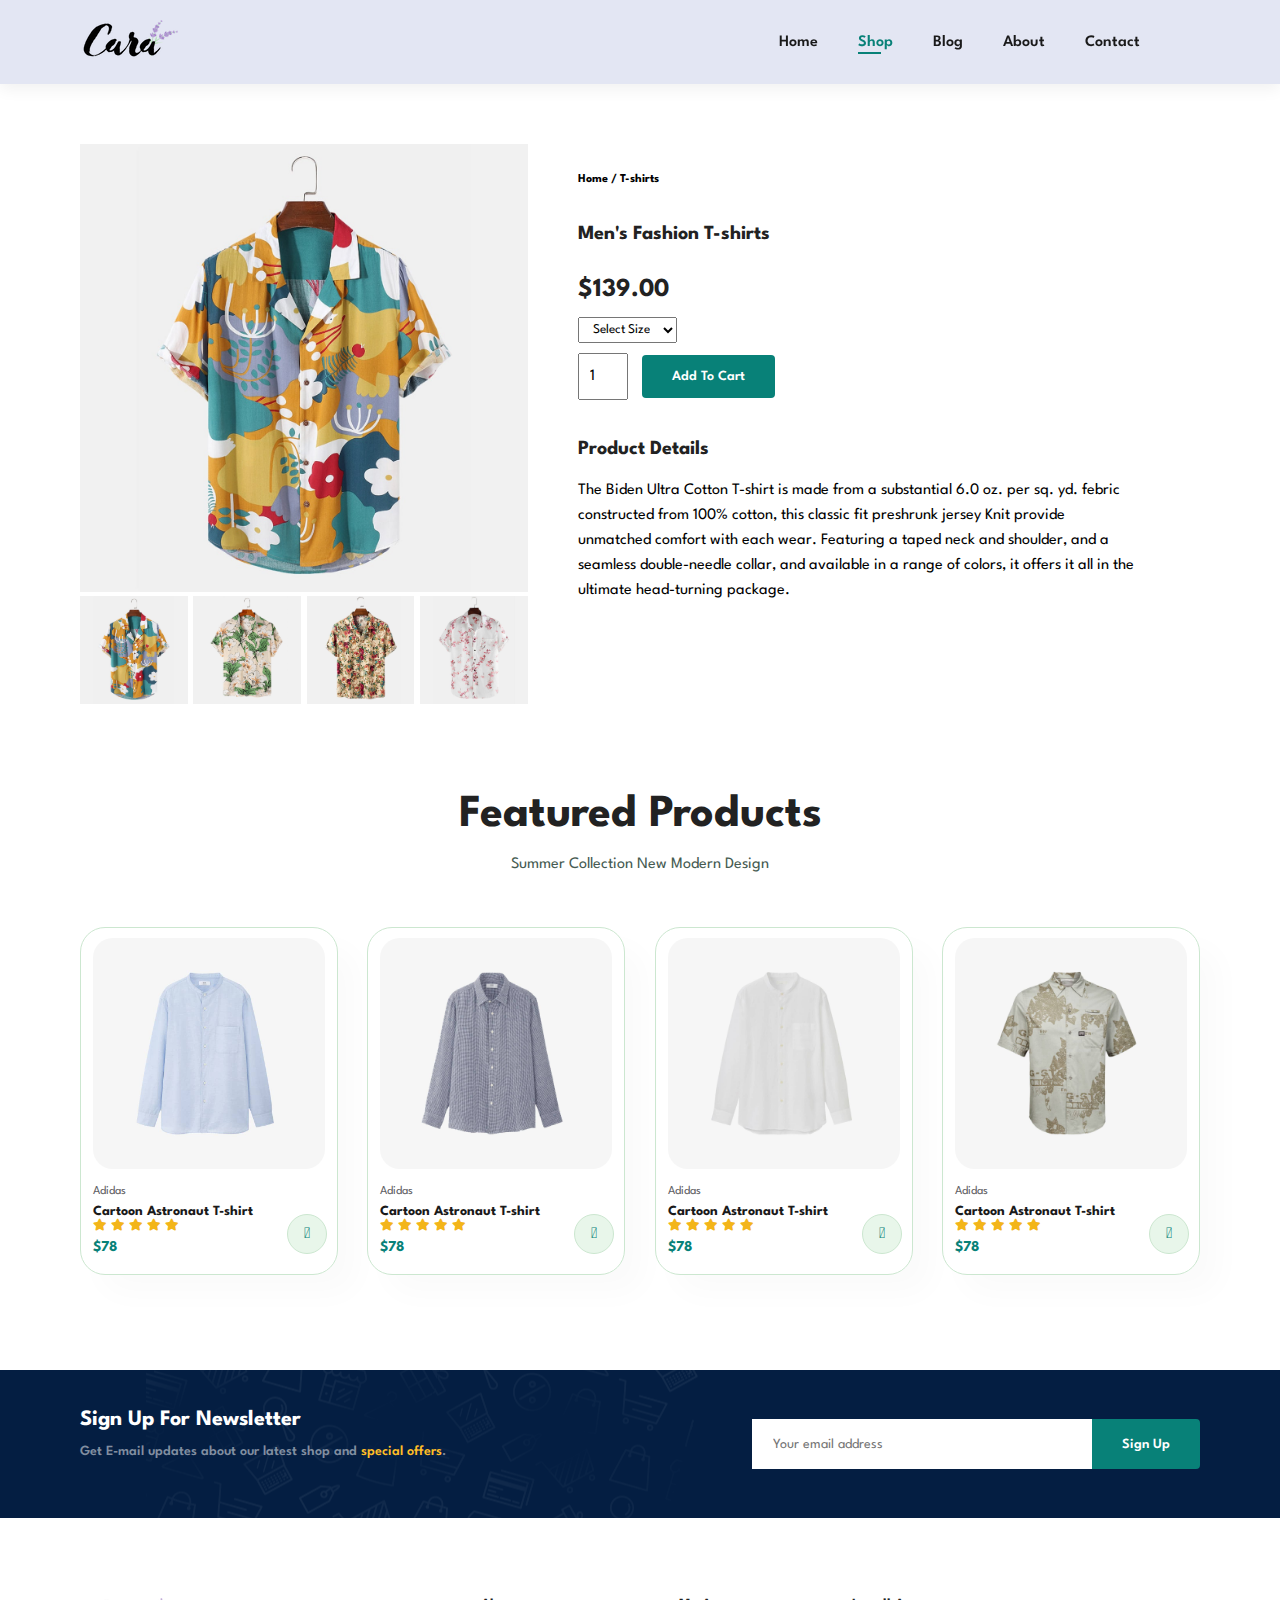
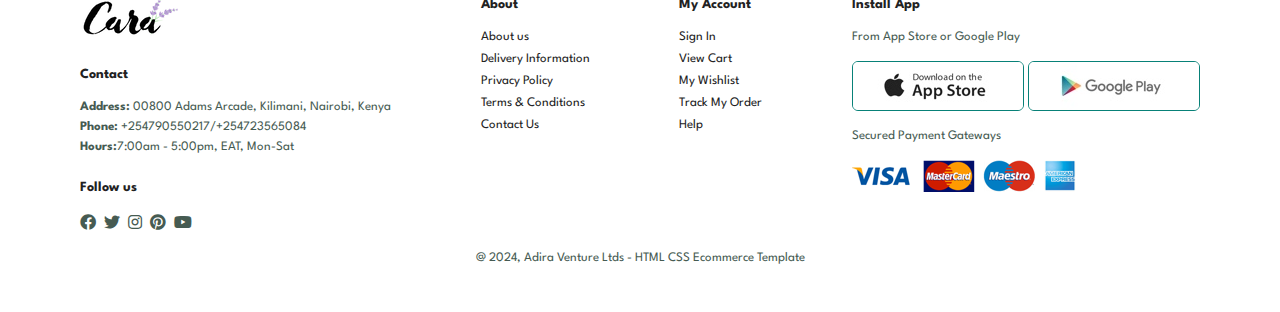
<file: sproduct.html>
<!DOCTYPE html>
<html lang="en">
<head>
    <meta charset="UTF-8">
    <meta http-equiv="X-UA-Compatible" content="IE=edge">
    <meta name="viewport" content="width=device-width, initial-scale=1.0">
    <title>Adira Venture Ecommerce Website</title>
    <link rel="stylesheet" href="styles.css">
    <link rel="stylesheet" href="https://pro.fontawesome.com/releases/v5.10.0/css/all.css" />
</head>
<body>

    <section id="header">
        <a href="#"><img src="images/logo (4).png" class="logo" alt=""></a>

        <div>
            <ul id="navbar">
                <li><a href="index.html">Home</a></li>
                <li><a class="active" href="shop.html">Shop</a></li>
                <li><a href="blog.html">Blog</a></li>
                <li><a href="about.html">About</a></li>
                <li><a href="contact.html">Contact</a></li>
                <li id="lg-bag"><a href="cart.html"><i class="fa-solid fa-bag-shopping"></i></a></li>
                <a href="#" id="close"><i class="far fa-times"></i></a>
            </ul>
        </div>

        <!-- creating of Div -->
         <div id="mobile">
            <a href="cart.html"><i class="fa-solid fa-bag-shopping"></i></a>
            <i id="bar" class="fas fa-outdent">

            </i>
         </div>
    </section>

    <section id="prodetails" class="section-p1">
        <!-- One -->
        <div class="single-pro-image">
        <img src="images/products/f1.jpg" width="100%" id="MainImg">
            <div class="small-img-group">
                <!-- one -->
                <div class="small-img-col">
                    <img src="images/products/f1.jpg" width="100%" class="small-img">
                </div>
                <!-- two -->
                <div class="small-img-col">
                    <img src="images/products/f2.jpg" width="100%" class="small-img">
                </div>
                <!-- three -->
                <div class="small-img-col">
                    <img src="images/products/f3.jpg" width="100%" class="small-img">
                </div>
                <!-- four -->
                <div class="small-img-col">
                    <img src="images/products/f4.jpg" width="100%" class="small-img">
                </div>
            </div>
        </div>
        <div class="single-pro-details">
            <h6>Home / T-shirts</h6>
            <h4>Men's Fashion T-shirts</h4>
            <h2>$139.00</h2>
            <select>
                <option>Select Size</option>
                <option>XL</option>
                <option>XXL</option>
                <option>Small</option>
                <option>Large</option>
            </select>
            <input type="number" value="1">
            <button class="normal">Add To Cart</button>
            <h4>Product Details</h4>
            <span>The Biden Ultra Cotton T-shirt is made from a substantial 6.0 oz. per
                sq. yd. febric constructed from 100% cotton, this classic fit preshrunk jersey
                Knit provide unmatched comfort with each wear. Featuring a taped neck and 
                shoulder, and a seamless double-needle collar, and available in a range of 
                colors, it offers it all in the ultimate head-turning package.
            </span>
        </div>
        <!-- Two -->
         
    </section>

    <!-- New Arrivals -->
    <section id="product1" class="section-p1">
        <h2>Featured Products</h2>
        <p>Summer Collection New Modern Design</p>
        <div class="pro-container">
            <!-- one -->
            <div class="pro">
                <img src="images/products/n1.jpg" alt="">
                <div class="des">
                    <span>Adidas</span>
                    <h5>Cartoon Astronaut T-shirt</h5>
                    <div class="star">
                        <i class="fas fa-star"></i>
                        <i class="fas fa-star"></i>
                        <i class="fas fa-star"></i>
                        <i class="fas fa-star"></i>
                        <i class="fas fa-star"></i>
                    </div> 
                    <h4>$78</h4>
                </div>
                <a href="#"><i class="fal fa-shopping-cart cart"></i></a>
            </div>
            <!-- two -->
            <div class="pro">
                <img src="images/products/n2.jpg" alt="">
                <div class="des">
                    <span>Adidas</span>
                    <h5>Cartoon Astronaut T-shirt</h5>
                    <div class="star">
                        <i class="fas fa-star"></i>
                        <i class="fas fa-star"></i>
                        <i class="fas fa-star"></i>
                        <i class="fas fa-star"></i>
                        <i class="fas fa-star"></i>
                    </div> 
                    <h4>$78</h4>
                </div>
                <a href="#"><i class="fal fa-shopping-cart cart"></i></a>
            </div>
            <!-- three -->
            <div class="pro">
                <img src="images/products/n3.jpg" alt="">
                <div class="des">
                    <span>Adidas</span>
                    <h5>Cartoon Astronaut T-shirt</h5>
                    <div class="star">
                        <i class="fas fa-star"></i>
                        <i class="fas fa-star"></i>
                        <i class="fas fa-star"></i>
                        <i class="fas fa-star"></i>
                        <i class="fas fa-star"></i>
                    </div> 
                    <h4>$78</h4>
                </div>
                <a href="#"><i class="fal fa-shopping-cart cart"></i></a>
            </div>
            <!-- four -->
            <div class="pro">
                <img src="images/products/n4.jpg" alt="">
                <div class="des">
                    <span>Adidas</span>
                    <h5>Cartoon Astronaut T-shirt</h5>
                    <div class="star">
                        <i class="fas fa-star"></i>
                        <i class="fas fa-star"></i>
                        <i class="fas fa-star"></i>
                        <i class="fas fa-star"></i>
                        <i class="fas fa-star"></i>
                    </div> 
                    <h4>$78</h4>
                </div>
                <a href="#"><i class="fal fa-shopping-cart cart"></i></a>
            </div>
        </div>
    </section>
     <!-- Newsletter -->

     <section id="newsletter" class="section-p1 section-m1">
        <div class="newsletter">
            <h4>Sign Up For Newsletter</h4>
            <p>Get E-mail updates about our latest shop and  <span>special offers</span>.</p>
        </div>
        <div class="form">
            <input type="text" placeholder="Your email address">
            <button class="normal">Sign Up</button>
        </div>
     </section>

     <!-- footer -->
      <footer class="section-p1">
        <div class="col">
            <img class="logo" src="images/logo (4).png" alt="">
            <h4>Contact</h4>
            <p><strong>Address:</strong> 00800 Adams Arcade, Kilimani, Nairobi, Kenya</p>
            <p><strong>Phone:</strong> +254790550217/+254723565084</p>
            <p><strong>Hours:</strong>7:00am - 5:00pm, EAT, Mon-Sat</p>
            <div class="follow">
                <h4>Follow us</h4>
                <div class="icons">
                    <i class="fab fa-facebook"></i>
                    <i class="fab fa-twitter"></i>
                    <i class="fab fa-instagram"></i>
                    <i class="fab fa-pinterest"></i>
                    <i class="fab fa-youtube" ></i>
                </div>
            </div>
        </div>
        <!-- First Col -->
        <div class="col">
            <h4>About</h4>
            <a href="#">About us</a>
            <a href="#">Delivery Information</a>
            <a href="#">Privacy Policy</a>
            <a href="#">Terms & Conditions</a>
            <a href="#">Contact Us</a>
        </div>
        <!-- Second Col -->
        <div class="col">
            <h4>My Account</h4>
            <a href="#">Sign In</a>
            <a href="#">View Cart</a>
            <a href="#">My Wishlist</a>
            <a href="#">Track My Order</a>
            <a href="#">Help</a>
        </div>
        <!-- Third col install  -->
        <div class="col install">
            <h4>Install App</h4>
            <p>From App Store or Google Play</p>
            <div class="row">
                <img src="images/pay/app.jpg" alt="">
                <img src="images/pay/play.jpg" alt="">
            </div>
            <p>Secured Payment Gateways</p>
            <img src="images/pay/pay.png" alt="">
        </div>

        <div class="copyright">
            <p>@ 2024, Adira Venture Ltds - HTML CSS Ecommerce Template</p>
        </div>
      </footer>

      <script>
        var MainImg = document.getElementById("MainImg");
        var smalling = document.getElementsByClassName("small-img");
        // one
        smalling[0].onclick = function(){
            MainImg.src = smalling[0].src;
        }
        // two
        smalling[1].onclick = function(){
            MainImg.src = smalling[1].src;
        }
        // three
        smalling[2].onclick = function(){
            MainImg.src = smalling[2].src;
        }
        // four
        smalling[3].onclick = function(){
            MainImg.src = smalling[3].src;
        }
      </script>

    <script src="scripts.js"></script>
</body>
</html>
</file>
<file: styles.css>
@import url("https://fonts.googleapis.com/css2?family=Spartan:wght@100;200;300;400;500;600;700;800;900&display=swap");
* {
  margin: 0;
  padding: 0;
  box-sizing: border-box;
  font-family: "Spartan", sans-serif;
}

html {
  scroll-behavior: smooth;
}

/* Global Styles */

h1 {
  font-size: 50px;
  line-height: 64px;
  color: #222;
}

h2 {
  font-size: 46px;
  line-height: 54px;
  color: #222;
}

h4 {
  font-size: 20px;
  color: #222;
}

h6 {
  font-weight: 700;
  font-size: 12px;
}

p {
  font-size: 16px;
  color: #465b52;
  margin: 15px 0 20px 0;
}

.section-p1 {
  padding: 40px 80px;
}

.section-m1 {
  margin: 40px 0;
}

button.normal{
  font-size: 14px;
  font-weight: 600;
  padding: 15px 30px;
  color: #000;
  background-color: #fff;
  border-radius: 4px;
  cursor: pointer;
  border: none;
  outline: none;
  transition: 0.2s;
}

/* second button */

button.white{
  font-size: 13px;
  font-weight: 600;
  padding: 11px 18px;
  color: #fff;
  background-color: transparent;
  cursor: pointer;
  border: 1px solid #fff;
  outline: none;
  transition: 0.2s;
}

body {
  width: 100%;
}

/* Header Start */

#header{
    display: flex;
    align-items: center;
    justify-content: space-between;
    padding: 20px 80px;
    background: #E3E6F3;
    box-shadow: 0 5px 15px rgb(0,0,0, 0.06);
    z-index: 999;
    position: sticky;
    top: 0;
    left: 0;
}

#navbar{
    display: flex;
    align-items: center;
    justify-content: center;   
}

#navbar li{
    list-style: none;
    padding: 0 20px;
    position: relative;
}

#navbar li a{
    text-decoration: none;
    font-size: 16px;
    font-weight: 600;
    color: #1a1a1a;
    transition: all 0.3s ease;
}
 
#navbar li a:hover,
#navbar li a.active{
    color: #088178;
}

#navbar li a.active::after,
#navbar li a:hover::after{
    content: "";
    width: 30%;
    height: 2px;
    background: #088178;
    position: absolute;
    bottom: -4px;
    left: 20px;
}

/* Media Query navbar */
#mobile{
  display: none;
  align-items: center;
}

/* close */
#close{
  display: none;
  align-items: center;
}

/* Home page */
#hero{
    background-image: url("images/secondlogo.jpg");
    height: 90vh;
    width: 100%;
    background-size: cover;
    background-position: top 25% right 0;
    padding: 0 80px;
    display: flex;
    flex-direction: column;
    align-items: flex-start;
    justify-content: center;
}

#hero h4{
    page-break-after: 15px;
}
#hero h1{
    color: #088178;
}
#hero button{
    background-image: url("images/button.png");
    background-color: transparent;
    color: #088178;
    border: 0;
    padding: 14px 80px 14px 65px;
    background-repeat: no-repeat;
    cursor: pointer;
    font-weight: 700;
    font-size: 15px;
}

#feature{
    display: flex;
    align-items: center;
    justify-content: space-between;
    flex-wrap: wrap;
}

#feature .fe-box{
    width: 180px;
    text-align: center;
    padding: 25px 15px;
    box-shadow: 20px 20px 34px rgba(0, 0, 0, 0.03);
    border: 1px solid #cce7d0;
    border-radius: 4px;
    margin: 15px 0;   
}

#feature .fe-box:hover{
    box-shadow: 10px 10px 54px rgba(70, 62, 221, 0.1);
}

#feature .fe-box h6{
    display: inline-block;
    padding: 9px 8px 6px 8px;
    line-height: 1;
    border-radius: 4px;
    color: #088178;
    background-color: #fddde4;
}
#feature .fe-box img{
    width: 100%;
    margin-bottom: 10px;
}

/* first */
#feature .fe-box h6:nth-child(2) h6{
    background-color: #cdebbc;
}
/* second */
#feature .fe-box h6:nth-child(3) h6{
    background-color: #d1e8f2;
}
/* third */
#feature .fe-box h6:nth-child(4) h6{
    background-color: #cdd4f8;
}
/* forth */
#feature .fe-box h6:nth-child(5) h6{
    background-color: #f6dbf6;
}
/* fifth */
#feature .fe-box h6:nth-child(6) h6{
    background-color: #fff2e5;
}

#product1 {
  text-align: center;
}

#product1 .pro-container{
  display: flex;
  justify-content: space-between;
  padding-top: 20px;
  flex-wrap: wrap;
}

#product1 .pro{
  width: 23%;
  min-width: 250px;
  padding: 10px 12px;
  border: 1px solid #cce7d0;
  border-radius: 25px;
  cursor: pointer;
  box-shadow: 20px 20px 30px rgba(0, 0, 0, 0.02);
  margin: 15px 0;
  transition: 0.2s ease;
  position: relative;
}

#product1 .pro:hover{
  box-shadow: 20px 20px 30px rgba(0, 0, 0, 0.06);
}

#product1 .pro img{
  width: 100%;
  border-radius: 20px;
}

#product1 .pro .des{
  text-align: start;
  padding: 10px 0;
}

#product1 .pro .des span{
  color: #606063;
  font-size: 12px;
}

#product1 .pro .des h5{
  padding-top: 7px;
  color: #1a1a1a;
  font-size: 14px;
}

#product1 .pro .des i{
  font-size: 12px;
  color: rgb(243, 181, 25);
}

#product1 .pro .des h4{
  padding-top: 7px;
  font-size: 15px;
  font-weight: 700;
  color: #088178;
}

#product1 .pro .cart{
  width: 40px;
  height: 40px;
  line-height: 40px;
  border-radius: 50px;
  background-color: #e8f6ea;
  font-weight: 500;
  color: #088178;
  border: 1px solid #cce7d0;
  position: absolute;
  bottom: 20px;
  right: 10px;
}

#banner{
  display: flex;
  flex-direction: column;
  justify-content: center;
  align-items: center;
  text-align: center;
  background-image: url(images/banner/b2.jpg);
  width: 100%;
  height: 40vh;
  background-size: cover;
  background-position: center;
}

#banner h4{
  color: #fff;
  font-size: 16px;
}
#banner h2{
  color: #fff;
  font-size: 30px;
  padding: 10px 0;
}

#banner h2 span{
  color: #ef3636;
}

#banner button:hover{
  background: #088178;
  color: #fff;
}

#sm-banner{
  display: flex;
  justify-content: space-between;
  flex-wrap: wrap;
}

#sm-banner .banner-box{
  display: flex;
  flex-direction: column;
  justify-content: center;
  align-items: flex-start;
  background-image: url(images/banner/b17.jpg);
  min-width: 580px;
  height: 50vh;
  background-size: cover;
  background-position: center;
  padding: 30px;
}

#sm-banner .banner-box2{
  background-image: url(images/banner/b10.jpg);

}

#sm-banner h4{
  color: #fff;
  font-size: 20px;
  font-weight: 300;
}

#sm-banner h2{
  color: #fff;
  font-size: 28px;
  font-weight: 800;
}

#sm-banner span{
  color: #fff;
  font-size: 14px;
  font-weight: 500;
  padding-bottom: 15px;
}

#sm-banner .banner-box:hover button{
  background: #088178;
  border: 1px solid #088178;
}

#banner3{
  display: flex;
  justify-content: space-between;
  flex-wrap: wrap;
  padding: 0 80px;
}

#banner3 .banner-box{
  display: flex;
  flex-direction: column;
  justify-content: center;
  align-items: flex-start;
  background-image: url(images/banner/b7.jpg);
  min-width: 30%;
  height: 30vh;
  background-size: cover;
  background-position: center;
  padding: 20px;
  margin-bottom: 20px;
}

#banner3 .banner-box2{
  background-image: url(images/banner/b4.jpg);
}

#banner3 .banner-box3{
  background-image: url(images/banner/b18.jpg);
}

#banner3 h2{
  color: #fff;
  font-weight: 900;
  font-size: 22px;
}

#banner3 h3{
  color: #ec544e;
  font-weight: 800;
  font-size: 15px;
}

#newsletter{
  display: flex;
  justify-content: space-between;
  flex-wrap: wrap;
  align-items: center;
  background-image: url(images/banner/b14.png);
  background-repeat: no-repeat;
  background-position: 20% 30%;
  background-color: #041e42;
}

#newsletter h4{
  font-size: 22px;
  font-weight: 700;
  color: #fff;
}

#newsletter p{
  font-size: 14px;
  font-weight: 600;
  color: #818ea0;
}

#newsletter p span{
  color: #ffbd27;
}

#newsletter .form{
  display: flex;
  width: 40%;
}

#newsletter input{
  height: 3.125rem;
  padding: 0 1.25rem;
  font-size: 14px;
  width: 100%;
  border: 1px solid transparent;
  outline: none;
  border-top-right-radius: 0;
  border-bottom-right-radius: 0;
}

#newsletter button{
  background-color: #088178;
  color: #fff;
  white-space: nowrap;
  border-top-left-radius: 0;
  border-bottom-left-radius: 0;
}

footer{
  display: flex;
  flex-wrap: wrap;
  justify-content: space-between;
}

footer .col{
  display: flex;
  flex-direction: column;
  align-items: flex-start;
  margin-bottom: 20px;
}

footer .logo{
  margin-bottom: 30px;
}

footer h4{
  font-size: 14px;
  padding-bottom: 20px;
}

footer p{
  font-size: 13px;
  margin: 0 0 8px 0;
}

footer a{
  font-size: 13px;
  text-decoration: none;
  color: #222;
  margin-bottom: 10px;
}

footer .follow{
  margin-top: 20px;
}

footer .follow i{
  color: #465b52;
  padding-right: 4px;
  cursor: pointer;
}

footer .install .row img{
  border: 1px solid #088178;
  border-radius: 6px;
}

footer .install img{
  margin: 10px 0 15px 0;
}

footer .follow i:hover,
footer a:hover{
  color: #088178;
}

footer .copyright{
  width: 100%;
  text-align: center;
}

/* Shop page styling */
#page-header{
  background-image: url(images/banner/b1.jpg);
  width: 100%;
  height: 40vh;
  background-size: cover;
  display: flex;
  justify-content: center;
  text-align: center;
  flex-direction: column;
  padding: 14px;
}
#page-header h2,
#page-header p{
  color: #fff;
}

#pagination{
  text-align: center;
}
#pagination a{
  text-decoration: none;
  background-color: #088178;
  padding: 15px 20px;
  border-radius: 4px;
  color: #fff;
  font-weight: 600;
}

#pagination a i{
  font-size: 16px;
  font-weight: 600;
}

/* Single Products */
#prodetails{
  display: flex;
  margin-top: 20px;
}

#prodetails .single-pro-image{
  width: 40%;
  margin-right: 50px;
}

.small-img-group{
  display: flex;
  justify-content: space-between;
}

/* small images */
.small-img-col{
  flex-basis: 24%;
  cursor: pointer;
}

#prodetails .single-pro-details{
  width: 50%;
  padding-top: 30px;
}

#prodetails .single-pro-details h4{
  padding: 40px 0 20px 0;
}

#prodetails .single-pro-details h2{
  font-size: 26px;
}

#prodetails .single-pro-details select{
  display: block;
  padding: 5px 10px;
  margin-bottom: 10px;
}

#prodetails .single-pro-details input{
  width: 50px;
  height: 47px;
  padding-left: 10px;
  font-size: 16px;
  margin-right: 10px;
}

#prodetails .single-pro-details input:focus{
  outline: none;
}

#prodetails .single-pro-details span{
  line-height: 25px;
}

#prodetails .single-pro-details button{
  background: #088178;
  color: #fff;
}

/* Blog page */
#page-header .blog-header{
  background-image: url(images/banner/b19.jpg);
}

#blog{
  padding: 150px 150px 0 150px;
}

#blog .blog-box{
  display: flex;
  align-items: center;
  width: 100%;
  position: relative;
  padding-bottom: 90px;
}

#blog .blog-img{
  width: 50%;
  margin-right: 40px;
}

#blog img{
  width: 100%;
  height: 300px;
  object-fit: cover;
}

#blog .blog-details{
  width: 50%;
}

#blog .blog-details a{
  text-decoration: none;
  font-size: 11px;
  color: #000;
  font-weight: 700;
  position: relative;
  transition: 0.3s;
}

#blog .blog-details a::after{
   content: "";
   width: 50px;
   background-color: #000;
   position: absolute;
   top: 4px;
   right: -60px;
}

#blog .blog-details a:hover{
  color: #088178;
}

#blog .blog-details a:hover::after{
  background-color: #088178;
}

#blog .blog-box h1{
   position: absolute;
   top: -40px;
   left: 0;
   font-size: 70px;
   font-weight: 700;
   color: #c9cbce;
   z-index: -9;
}

/* About Page */

#page-header .about-header{
  background-image: url(images/about/banner.png);
}

.marquee{
  background-color: #ccc;
}

#about-head{
  display: flex;
  align-items: center;
}

#about-head img{
  width: 50%;
  height: auto;
}

#about-head div{
  padding-left: 40px;
}
#about-app{
  text-align: center;
}

#about-app .video{
  width: 70%;
  height: 100%;
  margin: 30px auto 0 auto;
}

#about-app .video video{
  width: 100%;
  height: 100%;
  border-radius: 20px;
}

/* Contact Page */
#contact-details{
  display: flex;
  align-items: center;
  justify-content: space-between;
}

#contact-details .details{
  width: 40%; 
}
#contact-details .details span,
#form-details form span{
  font-size: 12px;
}
#contact-details .details h2,
#form-details form h2{
  font-size: 26px;
  line-height: 35px;
  padding: 20px 0;
}

#contact-details .details h3{
  font-size: 16px;
  padding-bottom: 15px;
}

#contact-details .details li{
  list-style: none;
  display: flex;
  padding: 10px 0;
}

#contact-details .details li i{
  font-size: 14px;
  padding-right: 22px;
}

#contact-details .details li p{
  margin: 0;
  font-size: 14px;
}

#contact-details .map{
  width: 55%;
  height: 400px;
}

#contact-details .map iframe{
  width: 100%;
  height: 100%;
}

/* Form  */
#form-details{
  display: flex;
  justify-content: space-between;
  margin: 30px;
  padding: 80px;
  border: 1px solid #e1e1e1;

}

#form-details form{
  width: 65%;
  display: flex;
  flex-direction: column;
  align-items: flex-start;
}

#form-details form input,
#form-details form textarea{
  width: 100%;
  padding: 12px 15px;
  outline: none;
  margin-bottom: 20px;
  border: 1px solid #e1e1e1;
}

#form-details form button{
  background-color: #088178;
  color: #fff;
}

#form-details .people div{
  padding-bottom: 25px; 
  display: flex; 
  align-items: flex-start;
}

#form-details .people div img{
  width: 65px;
  height: 65px;
  object-fit: cover;
  margin-right: 15px;
}

#form-details .people div p{
  margin: 0;
  font-size: 13px;
  line-height: 25px;
}

#form-details .people div p span{
  display: block;
  font-size: 16px;
  font-weight: 600;
  color: #000;
}

/* Media Query for ipad */

@media (max-width: 799px) {
  .section-p1{
    padding: 40px 40px;
  }
  #navbar{
    display: flex;
    flex-direction: column;
    align-items: flex-start;
    justify-content: flex-start;
    position: fixed;
    top: 0;
    right: -300px;
    height: 100vh;
    width: 300px;
    background-color: #E3E6F3;
    box-shadow: 0 40px 60px rgba(0, 0, 0, 0.1);
    padding: 80px 0 0 10px;
    transition: 0.3s;
  }

  #navbar.active{
    right: 0px;
  }

  #navbar li{
    margin-bottom: 25px;
  }

  #mobile{
    display: flex;
    align-items: center;
  }

  #mobile i{
    color: #1a1a1a;
    font-size: 24px;
    padding-left: 20px;
  }

  #close{
    position: absolute;
    top: 30px;
    left: 30px;
    color: #222;
    font-size: 24px;
  }

  #close{
    display: initial;
  }

  #lg-bag{
    display: none;
  }

  #hero{
    height: 70vh;
    padding: 0 80px;
    background-position: top 30% right 30%;
  }

  #feature{
    justify-content: center;
  }

  #feature .fe-box{
    margin: 15px 15px;
  }


  #product1 .pro-container{
    justify-content: center;
  }

  #product1 .pro{
    margin: 15px;
  }

  #banner{
    height: 20vh;
  }

  #sm-banner .banner-box{
    min-width: 100%;
    height: 30vh;
  }

  #banner3{
    padding: 0 40px;
  }

  #banner3 .banner-box{
    width: 28px;
  }
  #newsletter .form{
    width: 70%;
  }

   /* Contact Page */

   #form-details{
    padding: 40px;
   }

   #form-details form{
    width: 50%;
   }
}

/* Media Query for phone/Mobile */

@media (max-width: 477px){
  .section-p1{
    padding: 20px;
  }
  #header{
    padding: 10px 30px;
  }
  h1{
    font-size: 38px;
  }
  h2{
    font-size: 32px;
  }
  #hero{
    padding: 0 20px;
    background-position: 55%;
  }
  #feature{
    justify-content: space-between;
  }

  #feature .fe-box{
    width: 155px;
    margin: 0 0 15px 0;
  }

  #product1 .pro{
    width: 100%;
  }

  #banner{
    height: 40vh;
  }

  #sm-banner .banner-box{
    height: 40vh;
  }

  #sm-banner .banner-box2{
    margin-top: 20px;
  }

  #banner3{
    padding: 0 20px;
  }

  #banner3 .banner-box{
    width: 100%;
  }
  #newsletter{
    padding: 40px 20px;
  }

  #newsletter .form{
    width: 100%;
  }

  footer .copyright{
    text-align: start;
  }

  /* Single Product */
  #prodetails{
    display: flex;
    flex-direction: column;
  }

  #prodetails .single-pro-image{
    width: 100%;
    margin-right: 0px;
  }
  #prodetails .single-pro-details{
    width: 100%;
  }

  /* Blog Page */

  #blog{
    padding: 150px 20px 0 20px;
  }

  #blog .blog-box{
    display: flex;
    flex-direction: column;
    align-items: flex-start;
  }

  #blog .blog-img{
    width: 100%;
    margin-right: 0px;
    margin-bottom: 30px;
  }

  #blog .blog-details{
    width: 100%;
  }

  /* About Page */

  #about-head{
    flex-direction: column;
  }

  #about-head img{
    width: 100%;
    margin-bottom: 20px;
  }

  #about-head div{
    padding-left: 0px;
  }

  #about-app .video{
    width: 100%;
  }

  /* Contact Details */

  #contact-details{
    flex-direction: column;
  }
  
  #contact-details .details{
    width: 100%;
    margin-bottom: 30px;
  }

  #contact-details .map{
    width: 100%;
  }

  #form-details{
    margin: 10px;
    padding: 30px 10px;
    flex-wrap: wrap;
  }

  #form-details form{
    width: 100%;
    margin-bottom: 30px;
  }

}
</file>
